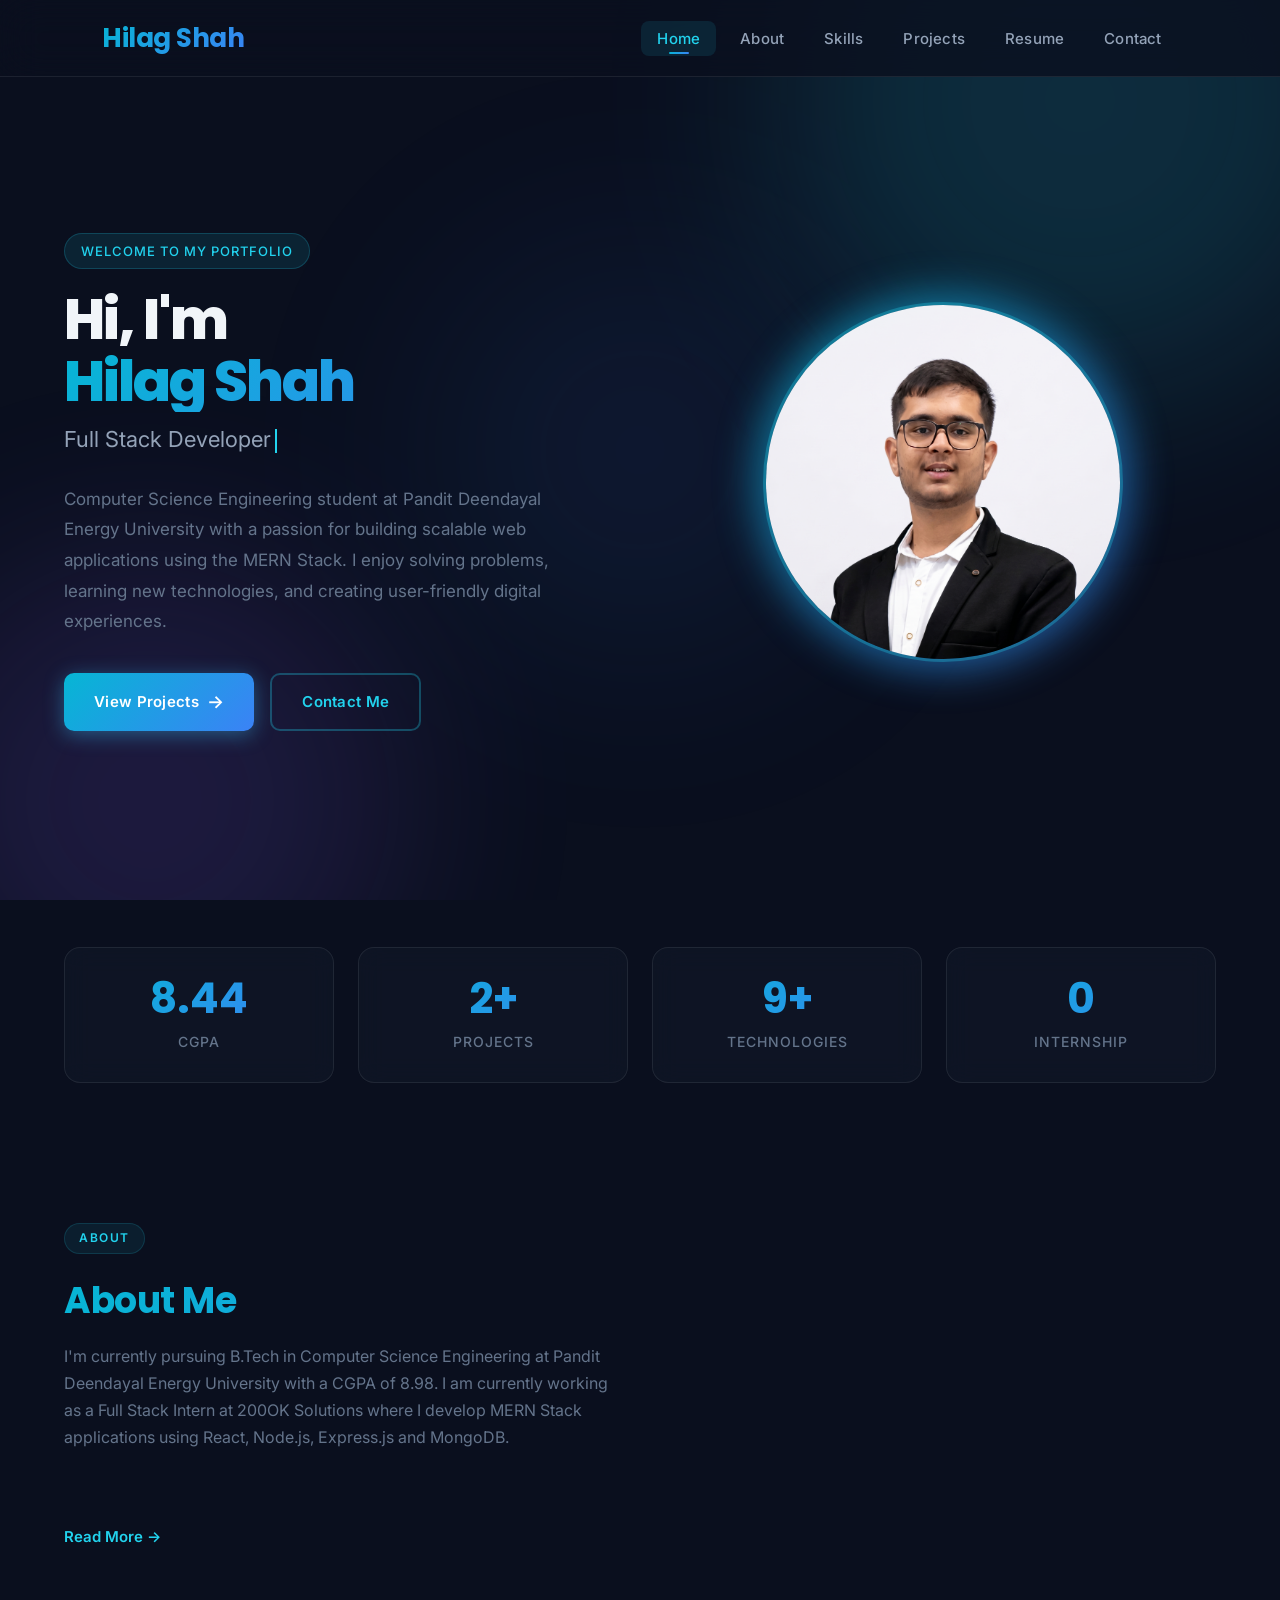
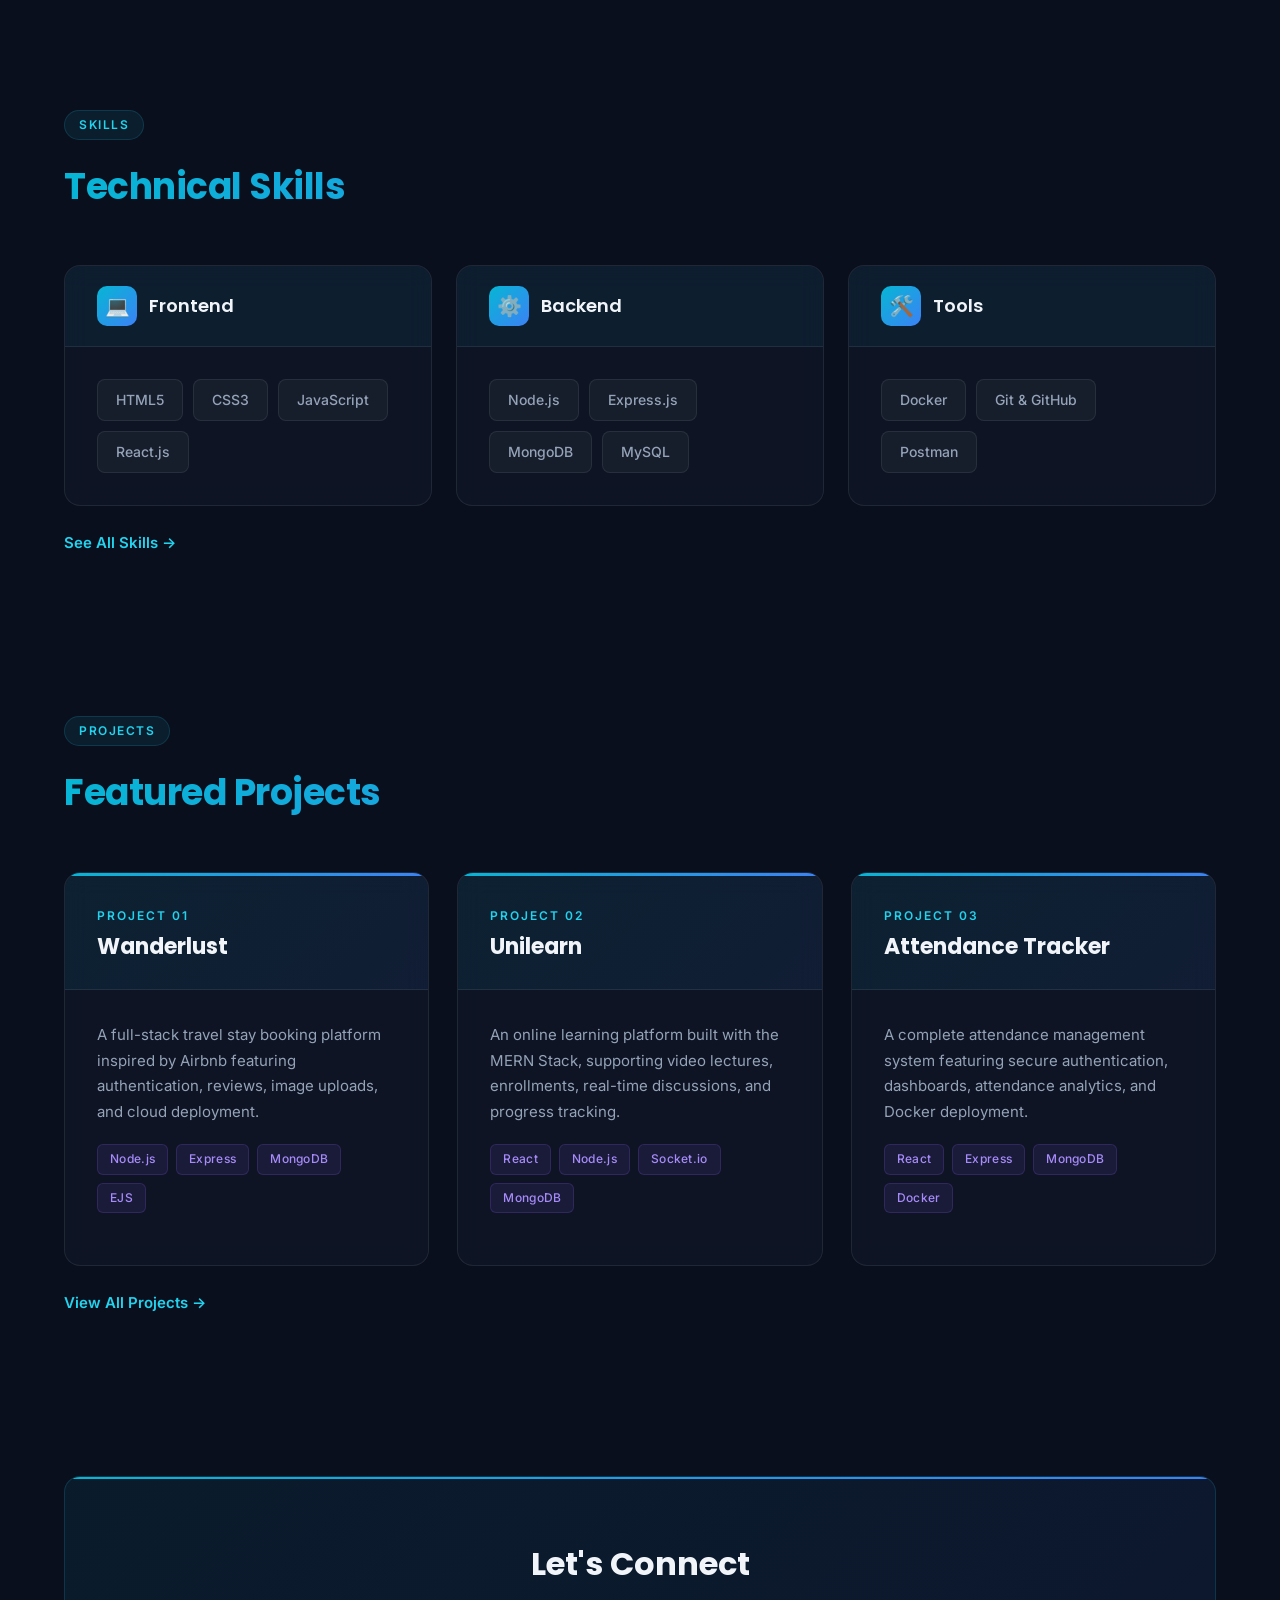
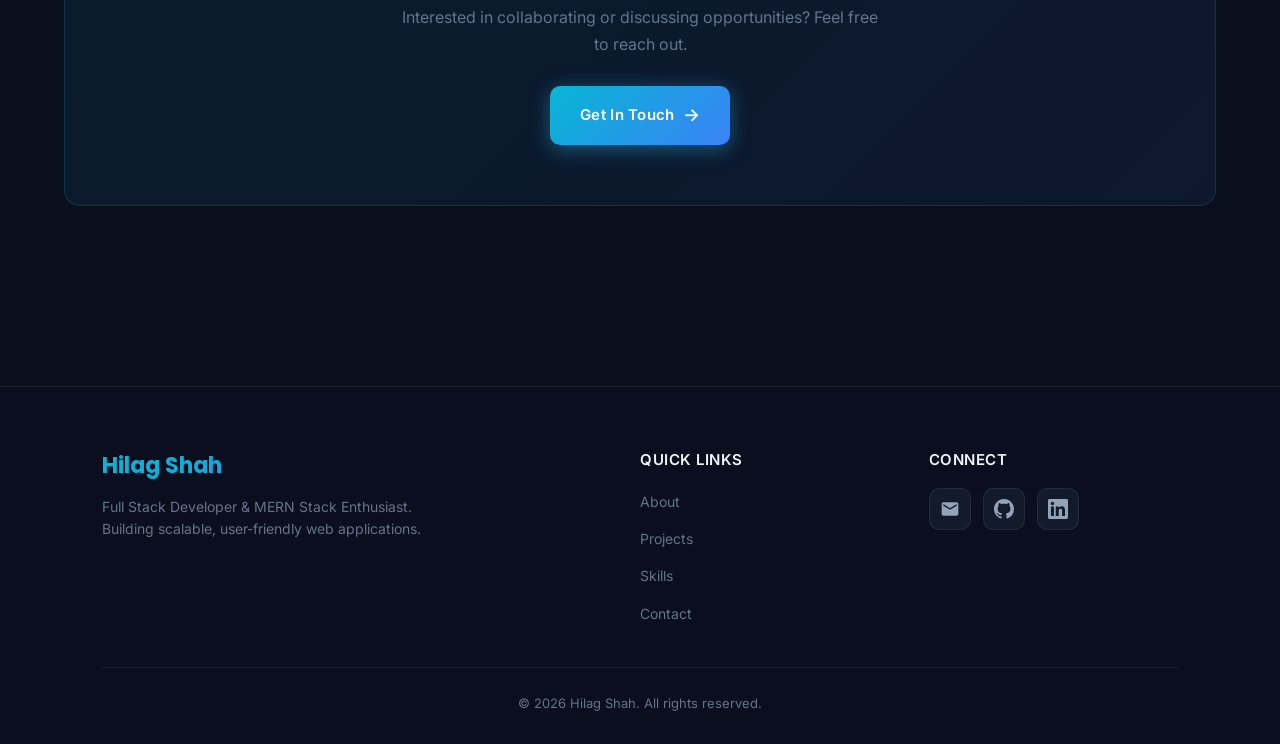
<file: index.html>
<!DOCTYPE html>
<html lang="en">
<head>
    <meta charset="UTF-8">
    <meta name="viewport" content="width=device-width, initial-scale=1.0">
    <meta name="description" content="Hilag Shah — Full Stack Developer & MERN Stack Enthusiast. Explore my portfolio of web applications, technical skills, and professional experience.">
    <title>Hilag Shah | Full Stack Developer Portfolio</title>
    <link rel="stylesheet" href="css/style.css">
</head>
<body>

    <!-- Ambient Background -->
    <div class="bg-orbs">
        <div class="bg-orb-extra"></div>
    </div>

    <!-- Header -->
    <header>
        <div class="logo">
            <h2>Hilag Shah</h2>
        </div>

        <div class="menu-toggle" id="mobile-menu">
            <span class="bar"></span>
            <span class="bar"></span>
            <span class="bar"></span>
        </div>

        <nav>
            <ul class="nav-list">
                <li><a href="index.html">Home</a></li>
                <li><a href="about.html">About</a></li>
                <li><a href="skills.html">Skills</a></li>
                <li><a href="projects.html">Projects</a></li>
                <li><a href="resume.html">Resume</a></li>
                <li><a href="contact.html">Contact</a></li>
            </ul>
        </nav>
    </header>

    <!-- Main -->
    <main>

        <!-- Hero Section -->
        <section class="hero">
            <div class="hero-content">
                <span class="hero-label">Welcome to my portfolio</span>
                <h1>Hi, I'm<br><span class="text-gradient">Hilag Shah</span></h1>
                <p class="hero-subtitle">
                    <span id="typing-text"></span><span class="typing-cursor"></span>
                </p>
                <p>
                    Computer Science Engineering student at Pandit Deendayal Energy University
                    with a passion for building scalable web applications using the MERN Stack.
                    I enjoy solving problems, learning new technologies,
                    and creating user-friendly digital experiences.
                </p>
                <div class="hero-buttons">
                    <a href="projects.html" class="btn btn-primary">View Projects <span class="btn-icon">→</span></a>
                    <a href="contact.html" class="btn btn-outline">Contact Me</a>
                </div>
            </div>

            <div class="hero-image">
                <div class="hero-image-wrapper">
                    <img src="images/hilag_shah_image.png" alt="Hilag Shah">
                </div>
            </div>
        </section>


        <!-- Stats Row -->
        <div class="stats-row reveal">
            <div class="stat-card glass-card">
                <div class="stat-number" data-count="8.98" data-suffix="">0</div>
                <div class="stat-label">CGPA</div>
            </div>
            <div class="stat-card glass-card">
                <div class="stat-number" data-count="3" data-suffix="+">0</div>
                <div class="stat-label">Projects</div>
            </div>
            <div class="stat-card glass-card">
                <div class="stat-number" data-count="10" data-suffix="+">0</div>
                <div class="stat-label">Technologies</div>
            </div>
            <div class="stat-card glass-card">
                <div class="stat-number" data-count="1" data-suffix="">0</div>
                <div class="stat-label">Internship</div>
            </div>
        </div>


        <!-- About Preview -->
        <div class="section reveal">
            <div class="section-header">
                <span class="section-label">About</span>
                <h2>About Me</h2>
                <p>
                    I'm currently pursuing B.Tech in Computer Science Engineering
                    at Pandit Deendayal Energy University with a CGPA of 8.98.
                    I am currently working as a Full Stack Intern at
                    200OK Solutions where I develop MERN Stack applications
                    using React, Node.js, Express.js and MongoDB.
                </p>
            </div>
            <a href="about.html" class="section-link">Read More →</a>
        </div>


        <!-- Skills Preview -->
        <div class="section reveal">
            <div class="section-header">
                <span class="section-label">Skills</span>
                <h2>Technical Skills</h2>
            </div>
            <div class="skills-grid">
                <div class="glass-card skill-category reveal reveal-delay-1">
                    <div class="skill-category-header">
                        <div class="skill-category-icon">💻</div>
                        <h3>Frontend</h3>
                    </div>
                    <ul class="skill-tags">
                        <li class="skill-tag">HTML5</li>
                        <li class="skill-tag">CSS3</li>
                        <li class="skill-tag">JavaScript</li>
                        <li class="skill-tag">React.js</li>
                    </ul>
                </div>
                <div class="glass-card skill-category reveal reveal-delay-2">
                    <div class="skill-category-header">
                        <div class="skill-category-icon">⚙️</div>
                        <h3>Backend</h3>
                    </div>
                    <ul class="skill-tags">
                        <li class="skill-tag">Node.js</li>
                        <li class="skill-tag">Express.js</li>
                        <li class="skill-tag">MongoDB</li>
                        <li class="skill-tag">MySQL</li>
                    </ul>
                </div>
                <div class="glass-card skill-category reveal reveal-delay-3">
                    <div class="skill-category-header">
                        <div class="skill-category-icon">🛠️</div>
                        <h3>Tools</h3>
                    </div>
                    <ul class="skill-tags">
                        <li class="skill-tag">Docker</li>
                        <li class="skill-tag">Git & GitHub</li>
                        <li class="skill-tag">Postman</li>
                    </ul>
                </div>
            </div>
            <a href="skills.html" class="section-link">See All Skills →</a>
        </div>


        <!-- Featured Projects -->
        <div class="section reveal">
            <div class="section-header">
                <span class="section-label">Projects</span>
                <h2>Featured Projects</h2>
            </div>
            <div class="projects-grid">

                <div class="glass-card project-card reveal reveal-delay-1">
                    <div class="project-card-header">
                        <span class="project-number">Project 01</span>
                        <h3>Wanderlust</h3>
                    </div>
                    <div class="project-card-body">
                        <p>
                            A full-stack travel stay booking platform inspired by Airbnb
                            featuring authentication, reviews, image uploads,
                            and cloud deployment.
                        </p>
                        <ul class="tech-stack">
                            <li class="tech-tag">Node.js</li>
                            <li class="tech-tag">Express</li>
                            <li class="tech-tag">MongoDB</li>
                            <li class="tech-tag">EJS</li>
                        </ul>
                    </div>
                </div>

                <div class="glass-card project-card reveal reveal-delay-2">
                    <div class="project-card-header">
                        <span class="project-number">Project 02</span>
                        <h3>Unilearn</h3>
                    </div>
                    <div class="project-card-body">
                        <p>
                            An online learning platform built with the MERN Stack,
                            supporting video lectures, enrollments,
                            real-time discussions, and progress tracking.
                        </p>
                        <ul class="tech-stack">
                            <li class="tech-tag">React</li>
                            <li class="tech-tag">Node.js</li>
                            <li class="tech-tag">Socket.io</li>
                            <li class="tech-tag">MongoDB</li>
                        </ul>
                    </div>
                </div>

                <div class="glass-card project-card reveal reveal-delay-3">
                    <div class="project-card-header">
                        <span class="project-number">Project 03</span>
                        <h3>Attendance Tracker</h3>
                    </div>
                    <div class="project-card-body">
                        <p>
                            A complete attendance management system featuring secure
                            authentication, dashboards, attendance analytics,
                            and Docker deployment.
                        </p>
                        <ul class="tech-stack">
                            <li class="tech-tag">React</li>
                            <li class="tech-tag">Express</li>
                            <li class="tech-tag">MongoDB</li>
                            <li class="tech-tag">Docker</li>
                        </ul>
                    </div>
                </div>

            </div>
            <a href="projects.html" class="section-link">View All Projects →</a>
        </div>


        <!-- Contact CTA Banner -->
        <div class="section reveal">
            <div class="cta-banner">
                <h2>Let's Connect</h2>
                <p>
                    Interested in collaborating or discussing opportunities?
                    Feel free to reach out.
                </p>
                <a href="contact.html" class="btn btn-primary">Get In Touch <span class="btn-icon">→</span></a>
            </div>
        </div>

    </main>


    <!-- Footer -->
    <footer class="site-footer">
        <div class="footer-content">
            <div class="footer-brand">
                <h3>Hilag Shah</h3>
                <p>Full Stack Developer & MERN Stack Enthusiast. Building scalable, user-friendly web applications.</p>
            </div>
            <div class="footer-links">
                <h4>Quick Links</h4>
                <ul>
                    <li><a href="about.html">About</a></li>
                    <li><a href="projects.html">Projects</a></li>
                    <li><a href="skills.html">Skills</a></li>
                    <li><a href="contact.html">Contact</a></li>
                </ul>
            </div>
            <div class="footer-social">
                <h4>Connect</h4>
                <div class="social-icons">
                    <a href="mailto:hilagshahop@gmail.com" class="social-icon" aria-label="Email">
                        <svg viewBox="0 0 24 24"><path d="M20 4H4c-1.1 0-2 .9-2 2v12c0 1.1.9 2 2 2h16c1.1 0 2-.9 2-2V6c0-1.1-.9-2-2-2zm0 4l-8 5-8-5V6l8 5 8-5v2z"/></svg>
                    </a>
                    <a href="https://github.com/hilagShah" target="_blank" class="social-icon" aria-label="GitHub">
                        <svg viewBox="0 0 24 24"><path d="M12 0C5.37 0 0 5.37 0 12c0 5.31 3.435 9.795 8.205 11.385.6.105.825-.255.825-.57 0-.285-.015-1.23-.015-2.235-3.015.555-3.795-.735-4.035-1.41-.135-.345-.72-1.41-1.23-1.695-.42-.225-1.02-.78-.015-.795.945-.015 1.62.87 1.845 1.23 1.08 1.815 2.805 1.305 3.495.99.105-.78.42-1.305.765-1.605-2.67-.3-5.46-1.335-5.46-5.925 0-1.305.465-2.385 1.23-3.225-.12-.3-.54-1.53.12-3.18 0 0 1.005-.315 3.3 1.23.96-.27 1.98-.405 3-.405s2.04.135 3 .405c2.295-1.56 3.3-1.23 3.3-1.23.66 1.65.24 2.88.12 3.18.765.84 1.23 1.905 1.23 3.225 0 4.605-2.805 5.625-5.475 5.925.435.375.81 1.095.81 2.22 0 1.605-.015 2.895-.015 3.3 0 .315.225.69.825.57A12.02 12.02 0 0024 12c0-6.63-5.37-12-12-12z"/></svg>
                    </a>
                    <a href="https://www.linkedin.com/in/hilag-shah-b54496313/" target="_blank" class="social-icon" aria-label="LinkedIn">
                        <svg viewBox="0 0 24 24"><path d="M20.447 20.452h-3.554v-5.569c0-1.328-.027-3.037-1.852-3.037-1.853 0-2.136 1.445-2.136 2.939v5.667H9.351V9h3.414v1.561h.046c.477-.9 1.637-1.85 3.37-1.85 3.601 0 4.267 2.37 4.267 5.455v6.286zM5.337 7.433a2.062 2.062 0 01-2.063-2.065 2.064 2.064 0 112.063 2.065zm1.782 13.019H3.555V9h3.564v11.452zM22.225 0H1.771C.792 0 0 .774 0 1.729v20.542C0 23.227.792 24 1.771 24h20.451C23.2 24 24 23.227 24 22.271V1.729C24 .774 23.2 0 22.222 0h.003z"/></svg>
                    </a>
                </div>
            </div>
        </div>
        <div class="footer-bottom">
            <p>© 2026 Hilag Shah. All rights reserved.</p>
        </div>
    </footer>

    <script src="js/script.js"></script>

</body>
</html>
</file>
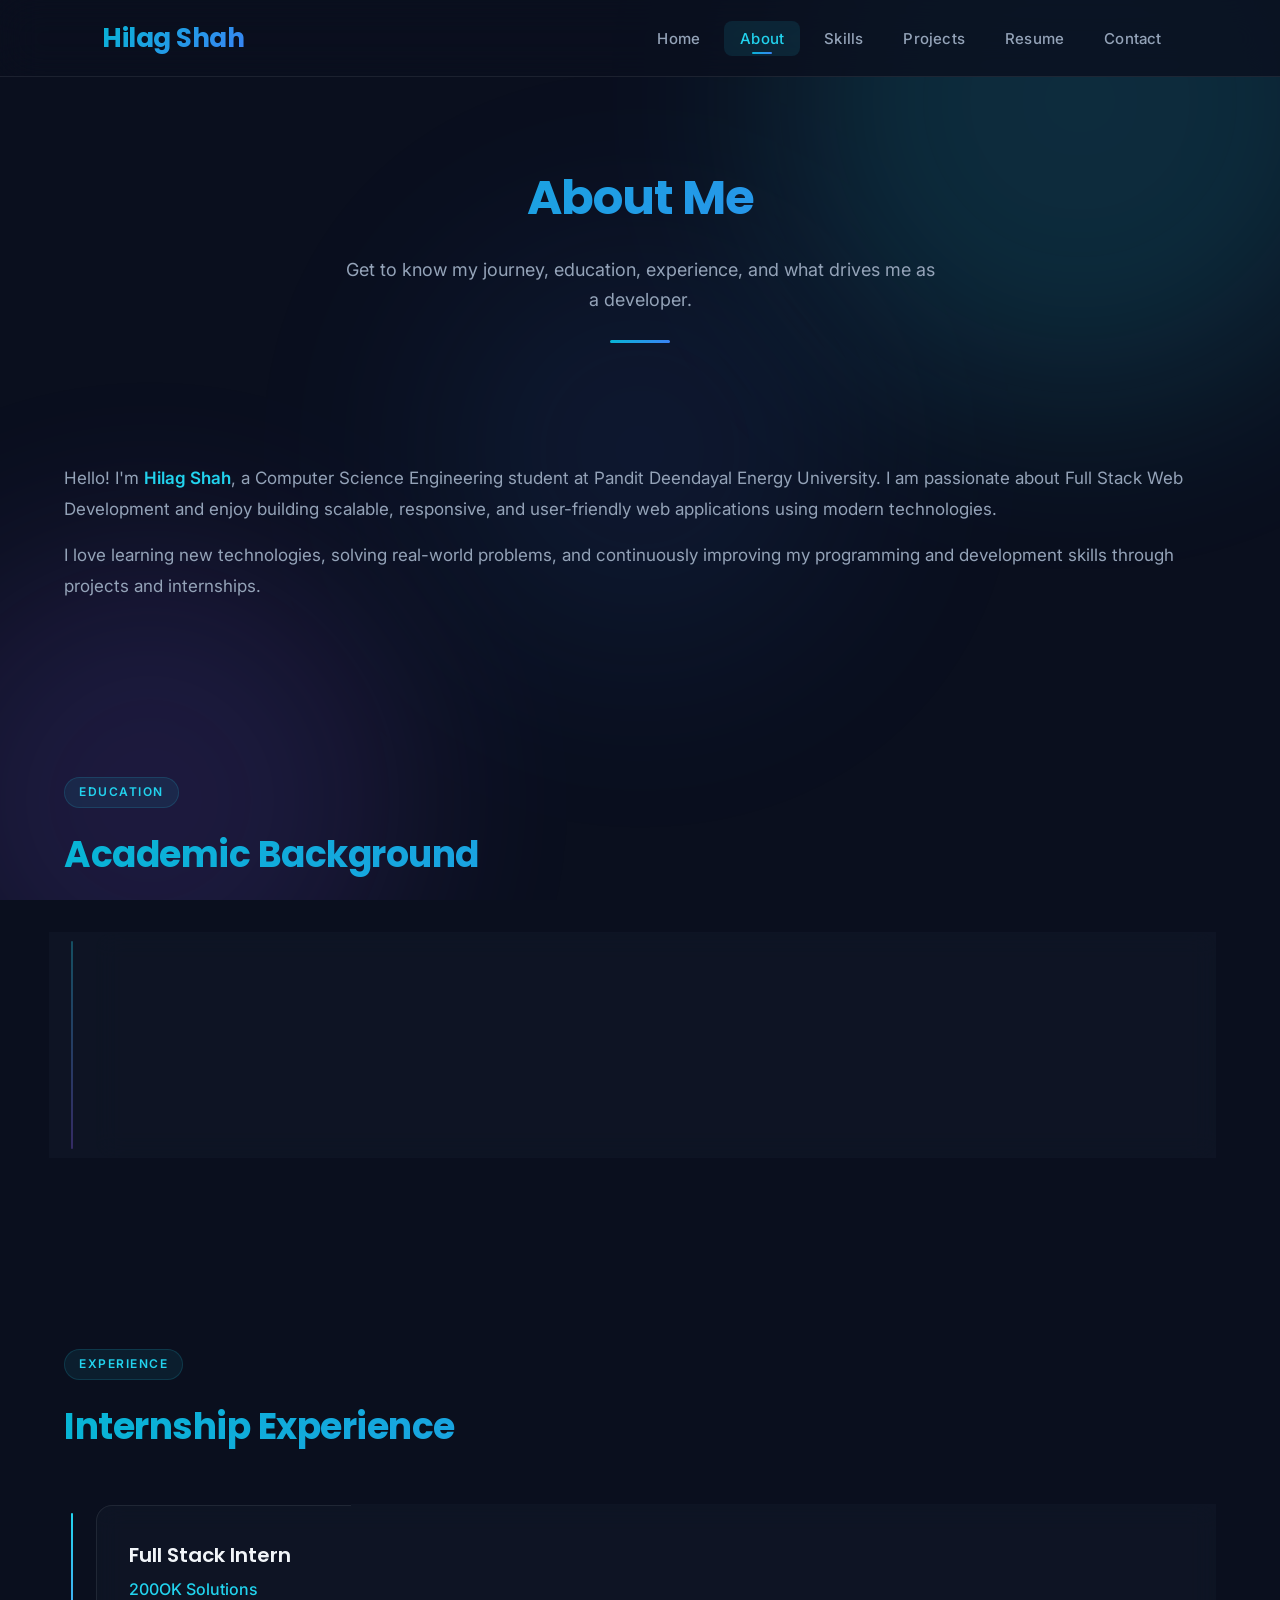
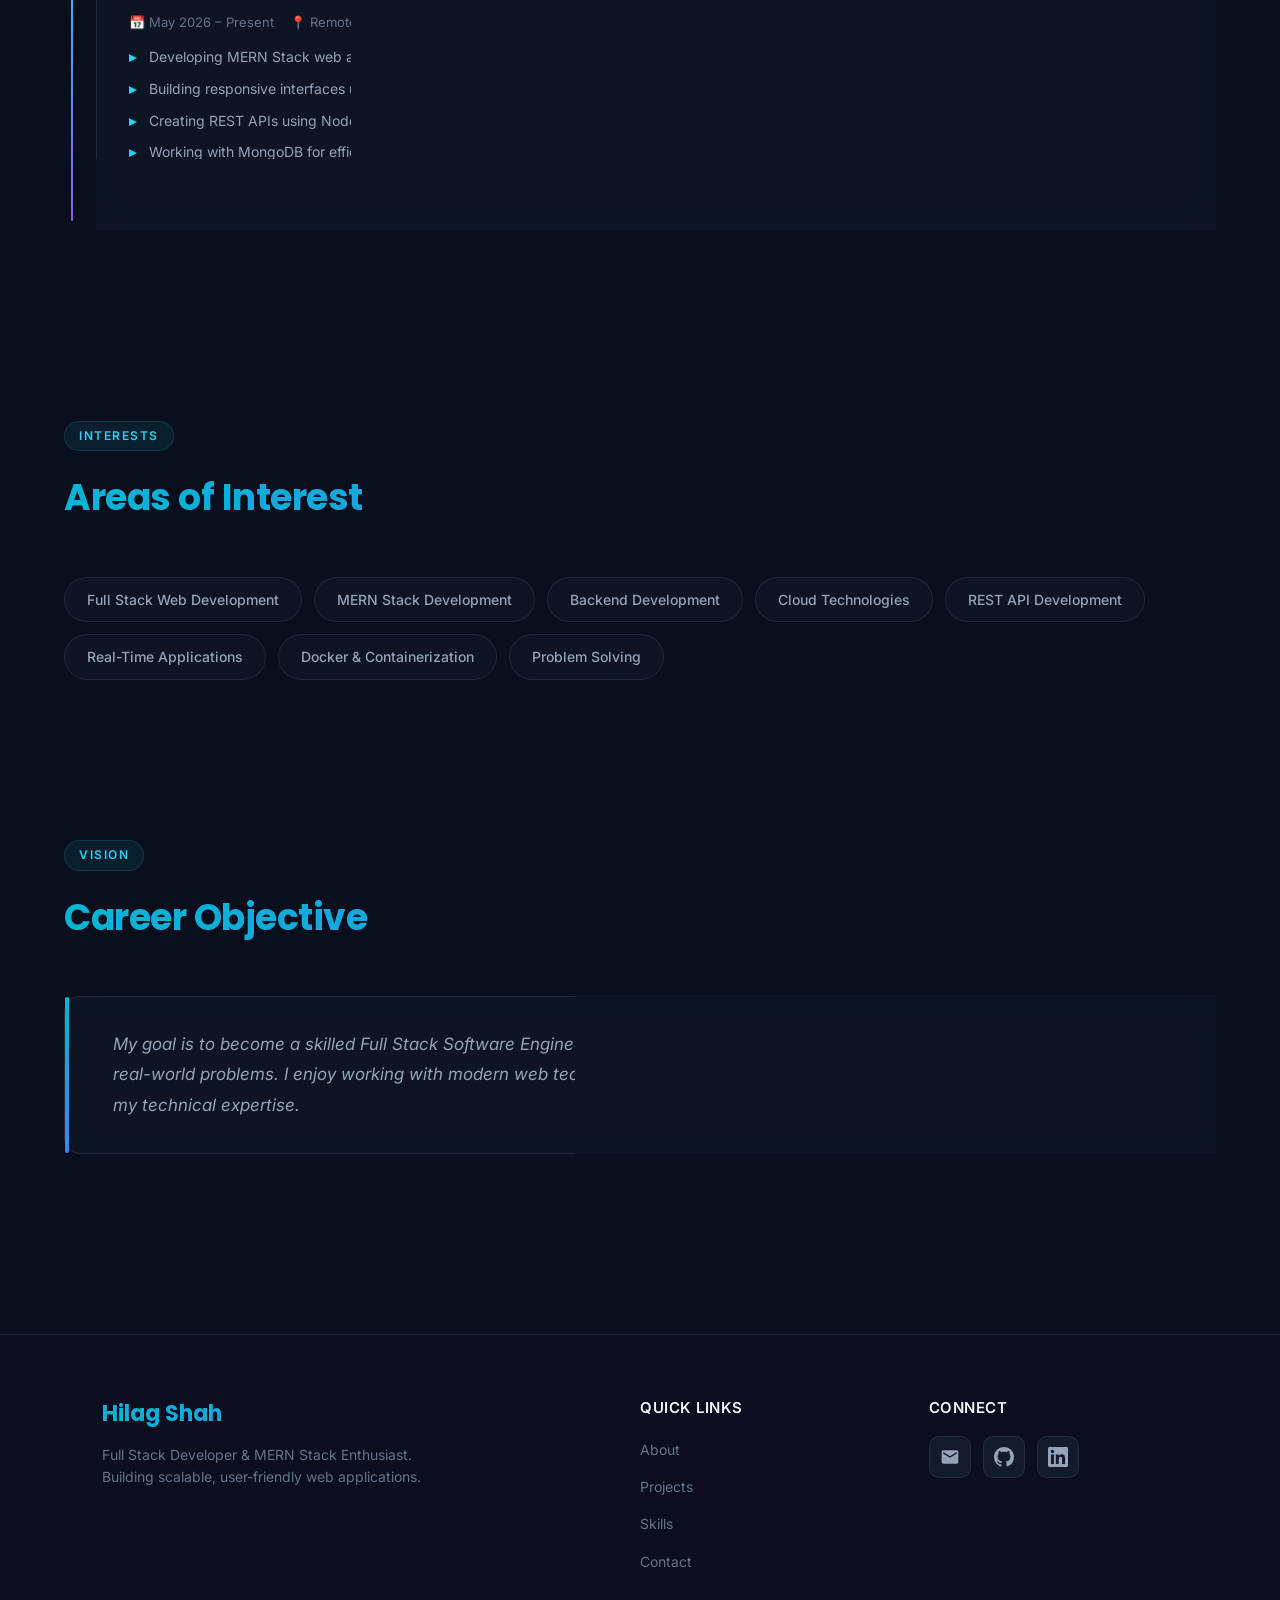
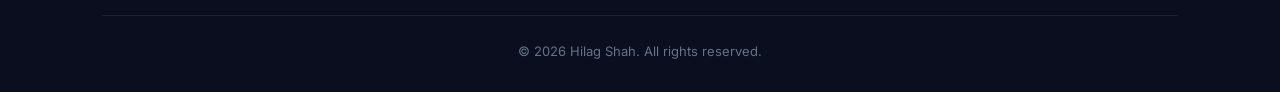
<file: about.html>
<!DOCTYPE html>
<html lang="en">
<head>
    <meta charset="UTF-8">
    <meta name="viewport" content="width=device-width, initial-scale=1.0">
    <meta name="description" content="Learn about Hilag Shah — CSE student at PDEU, Full Stack Intern at 200OK Solutions, with expertise in MERN Stack development.">
    <title>About | Hilag Shah</title>
    <link rel="stylesheet" href="css/style.css">
</head>
<body>

    <!-- Ambient Background -->
    <div class="bg-orbs">
        <div class="bg-orb-extra"></div>
    </div>

    <!-- Header -->
    <header>
        <div class="logo">
            <h2>Hilag Shah</h2>
        </div>

        <div class="menu-toggle" id="mobile-menu">
            <span class="bar"></span>
            <span class="bar"></span>
            <span class="bar"></span>
        </div>

        <nav>
            <ul class="nav-list">
                <li><a href="index.html">Home</a></li>
                <li><a href="about.html">About</a></li>
                <li><a href="skills.html">Skills</a></li>
                <li><a href="projects.html">Projects</a></li>
                <li><a href="resume.html">Resume</a></li>
                <li><a href="contact.html">Contact</a></li>
            </ul>
        </nav>
    </header>

    <!-- Main -->
    <main>

        <!-- Page Hero -->
        <div class="page-hero">
            <h1>About Me</h1>
            <p>Get to know my journey, education, experience, and what drives me as a developer.</p>
            <div class="hero-line"></div>
        </div>


        <!-- About Intro -->
        <div class="section reveal">
            <div class="about-intro">
                <div class="about-intro-text">
                    <p>
                        Hello! I'm <strong>Hilag Shah</strong>, a Computer Science
                        Engineering student at Pandit Deendayal Energy University.
                        I am passionate about Full Stack Web Development and enjoy
                        building scalable, responsive, and user-friendly web
                        applications using modern technologies.
                    </p>
                    <p>
                        I love learning new technologies, solving real-world problems,
                        and continuously improving my programming and development
                        skills through projects and internships.
                    </p>
                </div>
            </div>
        </div>


        <!-- Education -->
        <div class="section reveal">
            <div class="section-header">
                <span class="section-label">Education</span>
                <h2>Academic Background</h2>
            </div>
            <div class="timeline">
                <div class="glass-card timeline-item reveal">
                    <h3>B.Tech in Computer Science Engineering</h3>
                    <h4>Pandit Deendayal Energy University</h4>
                    <div class="timeline-meta">
                        <span>📅 July 2024 – Present</span>
                        <span>📊 CGPA: 8.98 / 10</span>
                    </div>
                    <p>
                        Throughout my academic journey, I have built a strong
                        foundation in programming, data structures, algorithms,
                        databases, operating systems, and web development.
                    </p>
                </div>
            </div>
        </div>


        <!-- Internship Experience -->
        <div class="section reveal">
            <div class="section-header">
                <span class="section-label">Experience</span>
                <h2>Internship Experience</h2>
            </div>
            <div class="timeline">
                <div class="glass-card timeline-item reveal">
                    <h3>Full Stack Intern</h3>
                    <h4>200OK Solutions</h4>
                    <div class="timeline-meta">
                        <span>📅 May 2026 – Present</span>
                        <span>📍 Remote</span>
                    </div>
                    <ul>
                        <li>Developing MERN Stack web applications.</li>
                        <li>Building responsive interfaces using React.js and Tailwind CSS.</li>
                        <li>Creating REST APIs using Node.js and Express.js.</li>
                        <li>Working with MongoDB for efficient database management.</li>
                        <li>Using Git and GitHub for version control and collaborative development.</li>
                    </ul>
                </div>
            </div>
        </div>


        <!-- Areas of Interest -->
        <div class="section reveal">
            <div class="section-header">
                <span class="section-label">Interests</span>
                <h2>Areas of Interest</h2>
            </div>
            <ul class="interest-tags">
                <li class="interest-tag reveal reveal-delay-1">Full Stack Web Development</li>
                <li class="interest-tag reveal reveal-delay-1">MERN Stack Development</li>
                <li class="interest-tag reveal reveal-delay-2">Backend Development</li>
                <li class="interest-tag reveal reveal-delay-2">Cloud Technologies</li>
                <li class="interest-tag reveal reveal-delay-3">REST API Development</li>
                <li class="interest-tag reveal reveal-delay-3">Real-Time Applications</li>
                <li class="interest-tag reveal reveal-delay-4">Docker & Containerization</li>
                <li class="interest-tag reveal reveal-delay-4">Problem Solving</li>
            </ul>
        </div>


        <!-- Career Objective -->
        <div class="section reveal">
            <div class="section-header">
                <span class="section-label">Vision</span>
                <h2>Career Objective</h2>
            </div>
            <div class="glass-card quote-card">
                <p>
                    My goal is to become a skilled Full Stack Software Engineer
                    capable of designing and developing scalable applications that
                    solve real-world problems. I enjoy working with modern web
                    technologies and continuously learning new tools and
                    frameworks to improve my technical expertise.
                </p>
            </div>
        </div>

    </main>


    <!-- Footer -->
    <footer class="site-footer">
        <div class="footer-content">
            <div class="footer-brand">
                <h3>Hilag Shah</h3>
                <p>Full Stack Developer & MERN Stack Enthusiast. Building scalable, user-friendly web applications.</p>
            </div>
            <div class="footer-links">
                <h4>Quick Links</h4>
                <ul>
                    <li><a href="about.html">About</a></li>
                    <li><a href="projects.html">Projects</a></li>
                    <li><a href="skills.html">Skills</a></li>
                    <li><a href="contact.html">Contact</a></li>
                </ul>
            </div>
            <div class="footer-social">
                <h4>Connect</h4>
                <div class="social-icons">
                    <a href="mailto:hilagshahop@gmail.com" class="social-icon" aria-label="Email">
                        <svg viewBox="0 0 24 24"><path d="M20 4H4c-1.1 0-2 .9-2 2v12c0 1.1.9 2 2 2h16c1.1 0 2-.9 2-2V6c0-1.1-.9-2-2-2zm0 4l-8 5-8-5V6l8 5 8-5v2z"/></svg>
                    </a>
                    <a href="https://github.com/hilagShah" target="_blank" class="social-icon" aria-label="GitHub">
                        <svg viewBox="0 0 24 24"><path d="M12 0C5.37 0 0 5.37 0 12c0 5.31 3.435 9.795 8.205 11.385.6.105.825-.255.825-.57 0-.285-.015-1.23-.015-2.235-3.015.555-3.795-.735-4.035-1.41-.135-.345-.72-1.41-1.23-1.695-.42-.225-1.02-.78-.015-.795.945-.015 1.62.87 1.845 1.23 1.08 1.815 2.805 1.305 3.495.99.105-.78.42-1.305.765-1.605-2.67-.3-5.46-1.335-5.46-5.925 0-1.305.465-2.385 1.23-3.225-.12-.3-.54-1.53.12-3.18 0 0 1.005-.315 3.3 1.23.96-.27 1.98-.405 3-.405s2.04.135 3 .405c2.295-1.56 3.3-1.23 3.3-1.23.66 1.65.24 2.88.12 3.18.765.84 1.23 1.905 1.23 3.225 0 4.605-2.805 5.625-5.475 5.925.435.375.81 1.095.81 2.22 0 1.605-.015 2.895-.015 3.3 0 .315.225.69.825.57A12.02 12.02 0 0024 12c0-6.63-5.37-12-12-12z"/></svg>
                    </a>
                    <a href="https://www.linkedin.com/in/hilag-shah-b54496313/" target="_blank" class="social-icon" aria-label="LinkedIn">
                        <svg viewBox="0 0 24 24"><path d="M20.447 20.452h-3.554v-5.569c0-1.328-.027-3.037-1.852-3.037-1.853 0-2.136 1.445-2.136 2.939v5.667H9.351V9h3.414v1.561h.046c.477-.9 1.637-1.85 3.37-1.85 3.601 0 4.267 2.37 4.267 5.455v6.286zM5.337 7.433a2.062 2.062 0 01-2.063-2.065 2.064 2.064 0 112.063 2.065zm1.782 13.019H3.555V9h3.564v11.452zM22.225 0H1.771C.792 0 0 .774 0 1.729v20.542C0 23.227.792 24 1.771 24h20.451C23.2 24 24 23.227 24 22.271V1.729C24 .774 23.2 0 22.222 0h.003z"/></svg>
                    </a>
                </div>
            </div>
        </div>
        <div class="footer-bottom">
            <p>© 2026 Hilag Shah. All rights reserved.</p>
        </div>
    </footer>

    <script src="js/script.js"></script>

</body>
</html>
</file>
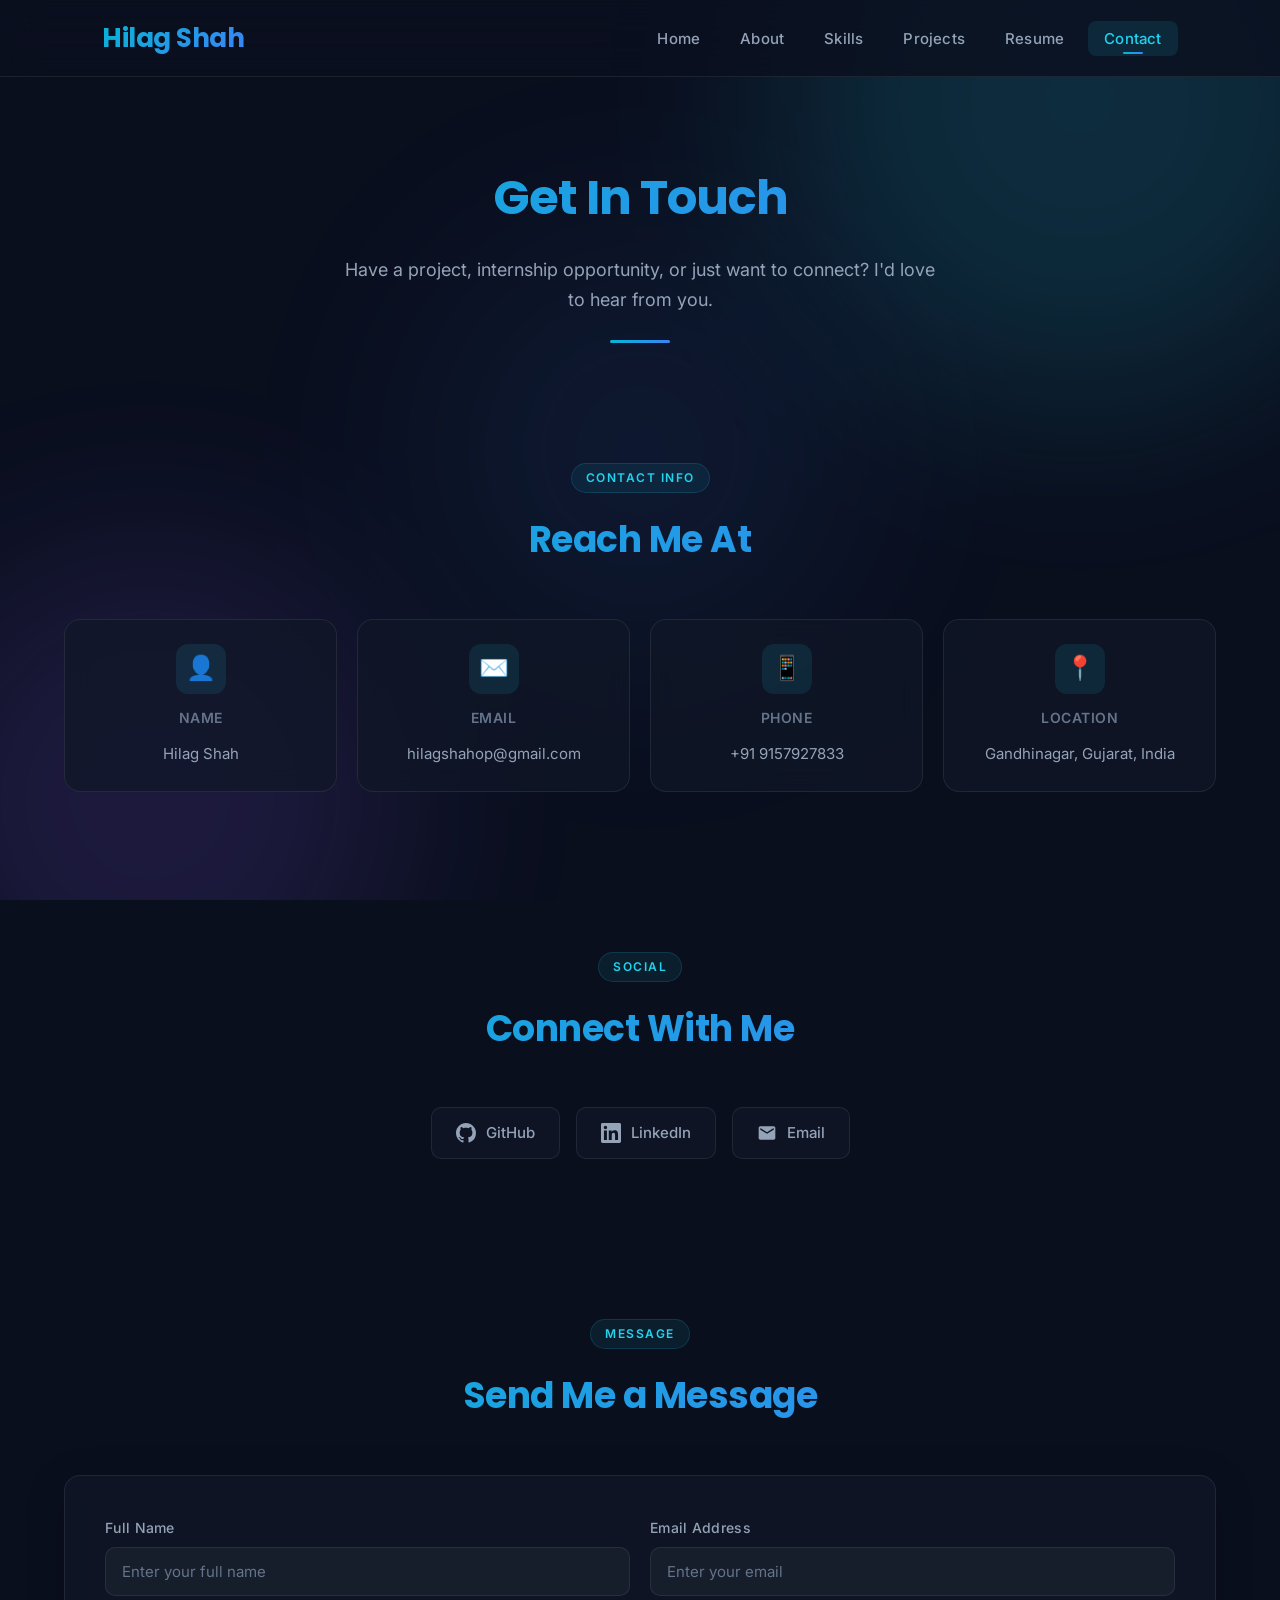
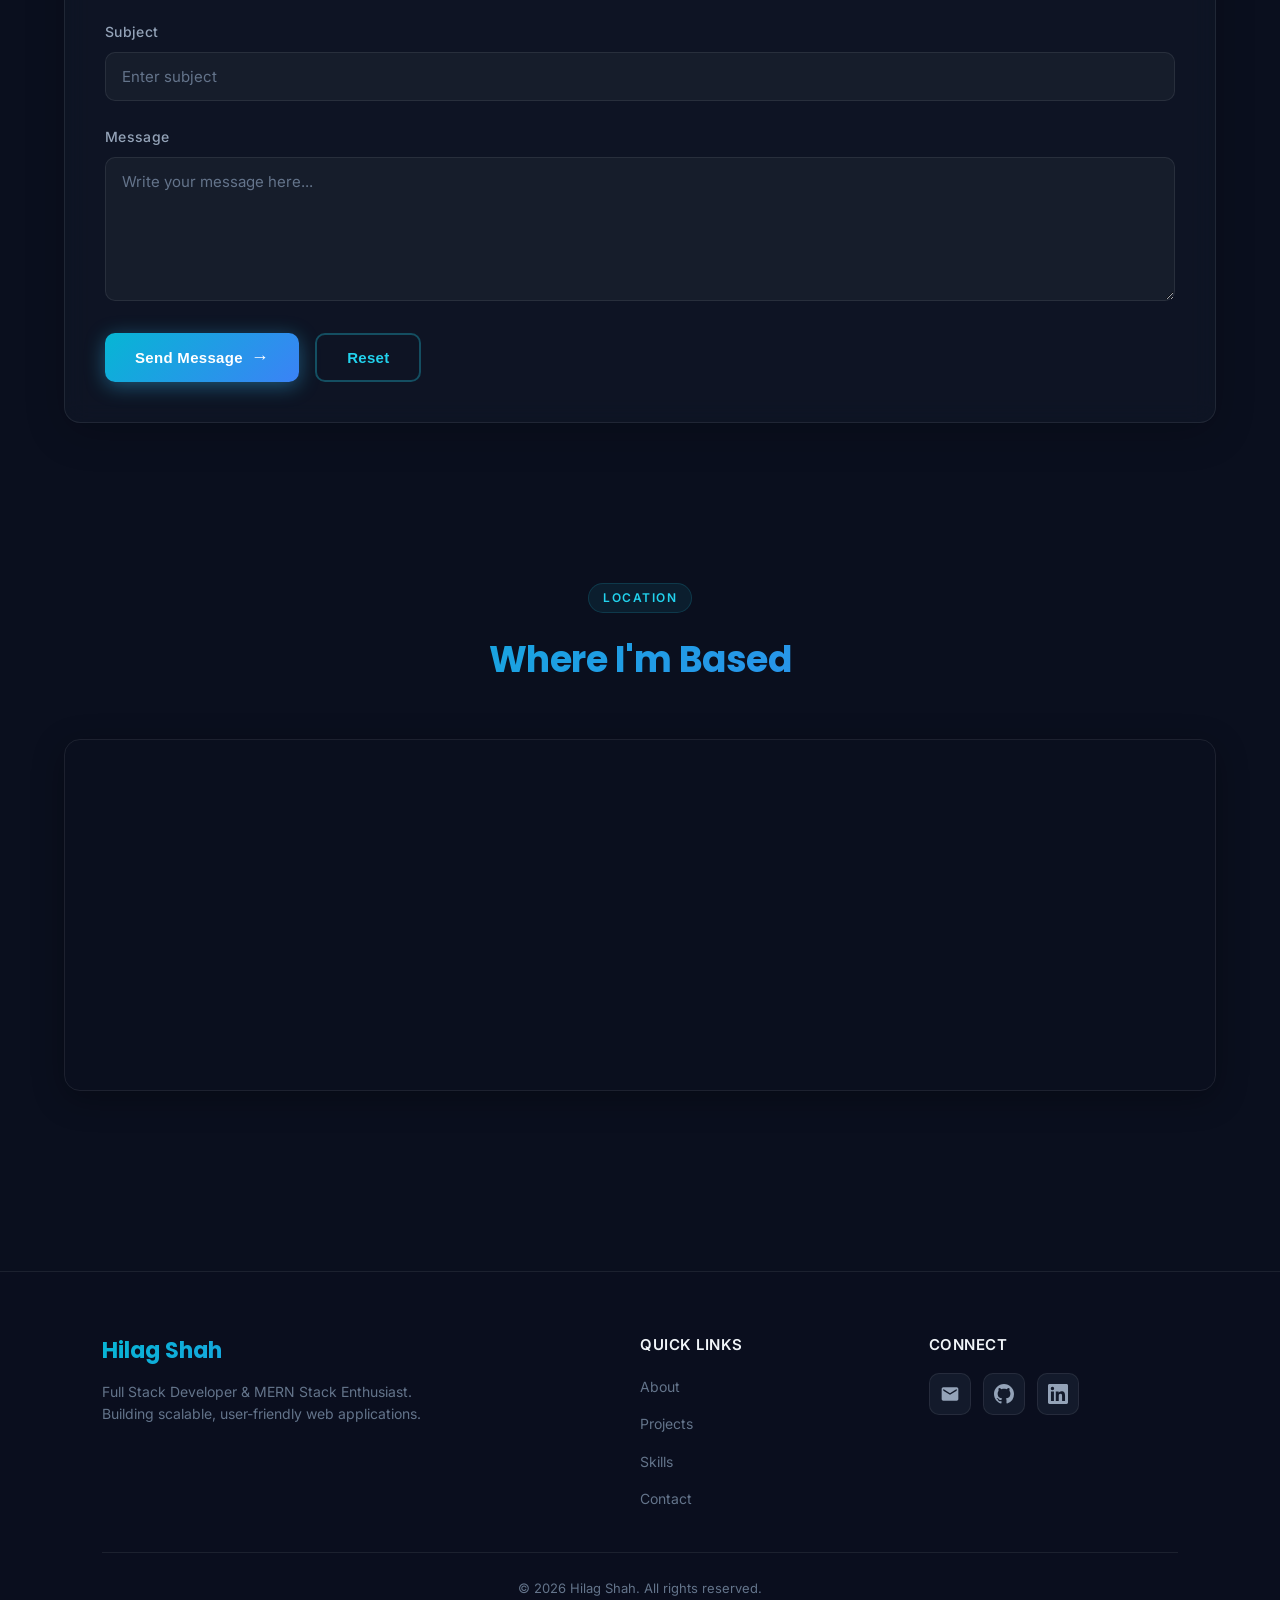
<file: contact.html>
<!DOCTYPE html>
<html lang="en">
<head>
    <meta charset="UTF-8">
    <meta name="viewport" content="width=device-width, initial-scale=1.0">
    <meta name="description" content="Contact Hilag Shah — Send a message, connect on GitHub & LinkedIn, or reach out via email and phone.">
    <title>Contact | Hilag Shah</title>
    <link rel="stylesheet" href="css/style.css">
</head>
<body>

    <!-- Ambient Background -->
    <div class="bg-orbs">
        <div class="bg-orb-extra"></div>
    </div>

    <!-- Header -->
    <header>
        <div class="logo">
            <h2>Hilag Shah</h2>
        </div>

        <div class="menu-toggle" id="mobile-menu">
            <span class="bar"></span>
            <span class="bar"></span>
            <span class="bar"></span>
        </div>

        <nav>
            <ul class="nav-list">
                <li><a href="index.html">Home</a></li>
                <li><a href="about.html">About</a></li>
                <li><a href="skills.html">Skills</a></li>
                <li><a href="projects.html">Projects</a></li>
                <li><a href="resume.html">Resume</a></li>
                <li><a href="contact.html">Contact</a></li>
            </ul>
        </nav>
    </header>

    <!-- Main -->
    <main>

        <!-- Page Hero -->
        <div class="page-hero">
            <h1>Get In Touch</h1>
            <p>Have a project, internship opportunity, or just want to connect? I'd love to hear from you.</p>
            <div class="hero-line"></div>
        </div>


        <!-- Contact Information Cards -->
        <div class="section reveal">
            <div class="section-header centered">
                <span class="section-label">Contact Info</span>
                <h2>Reach Me At</h2>
            </div>
            <div class="contact-grid">
                <div class="glass-card contact-card reveal reveal-delay-1">
                    <div class="contact-card-icon">👤</div>
                    <h4>Name</h4>
                    <p>Hilag Shah</p>
                </div>
                <div class="glass-card contact-card reveal reveal-delay-2">
                    <div class="contact-card-icon">✉️</div>
                    <h4>Email</h4>
                    <a href="mailto:hilagshahop@gmail.com">hilagshahop@gmail.com</a>
                </div>
                <div class="glass-card contact-card reveal reveal-delay-3">
                    <div class="contact-card-icon">📱</div>
                    <h4>Phone</h4>
                    <a href="tel:+919157927833">+91 9157927833</a>
                </div>
                <div class="glass-card contact-card reveal reveal-delay-4">
                    <div class="contact-card-icon">📍</div>
                    <h4>Location</h4>
                    <p>Gandhinagar, Gujarat, India</p>
                </div>
            </div>
        </div>


        <!-- Social Links -->
        <div class="section reveal">
            <div class="section-header centered">
                <span class="section-label">Social</span>
                <h2>Connect With Me</h2>
            </div>
            <div class="social-links-row">
                <a href="https://github.com/hilagShah" target="_blank" class="social-link-btn">
                    <svg viewBox="0 0 24 24"><path d="M12 0C5.37 0 0 5.37 0 12c0 5.31 3.435 9.795 8.205 11.385.6.105.825-.255.825-.57 0-.285-.015-1.23-.015-2.235-3.015.555-3.795-.735-4.035-1.41-.135-.345-.72-1.41-1.23-1.695-.42-.225-1.02-.78-.015-.795.945-.015 1.62.87 1.845 1.23 1.08 1.815 2.805 1.305 3.495.99.105-.78.42-1.305.765-1.605-2.67-.3-5.46-1.335-5.46-5.925 0-1.305.465-2.385 1.23-3.225-.12-.3-.54-1.53.12-3.18 0 0 1.005-.315 3.3 1.23.96-.27 1.98-.405 3-.405s2.04.135 3 .405c2.295-1.56 3.3-1.23 3.3-1.23.66 1.65.24 2.88.12 3.18.765.84 1.23 1.905 1.23 3.225 0 4.605-2.805 5.625-5.475 5.925.435.375.81 1.095.81 2.22 0 1.605-.015 2.895-.015 3.3 0 .315.225.69.825.57A12.02 12.02 0 0024 12c0-6.63-5.37-12-12-12z"/></svg>
                    GitHub
                </a>
                <a href="https://www.linkedin.com/in/hilag-shah-b54496313/" target="_blank" class="social-link-btn">
                    <svg viewBox="0 0 24 24"><path d="M20.447 20.452h-3.554v-5.569c0-1.328-.027-3.037-1.852-3.037-1.853 0-2.136 1.445-2.136 2.939v5.667H9.351V9h3.414v1.561h.046c.477-.9 1.637-1.85 3.37-1.85 3.601 0 4.267 2.37 4.267 5.455v6.286zM5.337 7.433a2.062 2.062 0 01-2.063-2.065 2.064 2.064 0 112.063 2.065zm1.782 13.019H3.555V9h3.564v11.452zM22.225 0H1.771C.792 0 0 .774 0 1.729v20.542C0 23.227.792 24 1.771 24h20.451C23.2 24 24 23.227 24 22.271V1.729C24 .774 23.2 0 22.222 0h.003z"/></svg>
                    LinkedIn
                </a>
                <a href="mailto:hilagshahop@gmail.com" class="social-link-btn">
                    <svg viewBox="0 0 24 24"><path d="M20 4H4c-1.1 0-2 .9-2 2v12c0 1.1.9 2 2 2h16c1.1 0 2-.9 2-2V6c0-1.1-.9-2-2-2zm0 4l-8 5-8-5V6l8 5 8-5v2z"/></svg>
                    Email
                </a>
            </div>
        </div>


        <!-- Contact Form -->
        <div class="section reveal">
            <div class="section-header centered">
                <span class="section-label">Message</span>
                <h2>Send Me a Message</h2>
            </div>
            <form class="contact-form">

                <div class="form-row">
                    <div class="form-group">
                        <label for="name">Full Name</label>
                        <input type="text" id="name" name="name" placeholder="Enter your full name" required>
                    </div>

                    <div class="form-group">
                        <label for="email">Email Address</label>
                        <input type="email" id="email" name="email" placeholder="Enter your email" required>
                    </div>
                </div>

                <div class="form-group">
                    <label for="subject">Subject</label>
                    <input type="text" id="subject" name="subject" placeholder="Enter subject" required>
                </div>

                <div class="form-group">
                    <label for="message">Message</label>
                    <textarea id="message" name="message" rows="6" placeholder="Write your message here..." required></textarea>
                </div>

                <div class="form-actions">
                    <button type="submit" class="btn btn-primary">Send Message <span class="btn-icon">→</span></button>
                    <button type="reset" class="btn btn-outline">Reset</button>
                </div>

            </form>
        </div>


        <!-- Location Map -->
        <div class="section reveal">
            <div class="section-header centered">
                <span class="section-label">Location</span>
                <h2>Where I'm Based</h2>
            </div>
            <div class="map-frame">
                <iframe
                    src="https://maps.google.com/maps?q=Gandhinagar,%20Gujarat&t=&z=13&ie=UTF8&iwloc=&output=embed"
                    loading="lazy"
                    title="Gandhinagar, Gujarat Location">
                </iframe>
            </div>
        </div>

    </main>


    <!-- Footer -->
    <footer class="site-footer">
        <div class="footer-content">
            <div class="footer-brand">
                <h3>Hilag Shah</h3>
                <p>Full Stack Developer & MERN Stack Enthusiast. Building scalable, user-friendly web applications.</p>
            </div>
            <div class="footer-links">
                <h4>Quick Links</h4>
                <ul>
                    <li><a href="about.html">About</a></li>
                    <li><a href="projects.html">Projects</a></li>
                    <li><a href="skills.html">Skills</a></li>
                    <li><a href="contact.html">Contact</a></li>
                </ul>
            </div>
            <div class="footer-social">
                <h4>Connect</h4>
                <div class="social-icons">
                    <a href="mailto:hilagshahop@gmail.com" class="social-icon" aria-label="Email">
                        <svg viewBox="0 0 24 24"><path d="M20 4H4c-1.1 0-2 .9-2 2v12c0 1.1.9 2 2 2h16c1.1 0 2-.9 2-2V6c0-1.1-.9-2-2-2zm0 4l-8 5-8-5V6l8 5 8-5v2z"/></svg>
                    </a>
                    <a href="https://github.com/hilagShah" target="_blank" class="social-icon" aria-label="GitHub">
                        <svg viewBox="0 0 24 24"><path d="M12 0C5.37 0 0 5.37 0 12c0 5.31 3.435 9.795 8.205 11.385.6.105.825-.255.825-.57 0-.285-.015-1.23-.015-2.235-3.015.555-3.795-.735-4.035-1.41-.135-.345-.72-1.41-1.23-1.695-.42-.225-1.02-.78-.015-.795.945-.015 1.62.87 1.845 1.23 1.08 1.815 2.805 1.305 3.495.99.105-.78.42-1.305.765-1.605-2.67-.3-5.46-1.335-5.46-5.925 0-1.305.465-2.385 1.23-3.225-.12-.3-.54-1.53.12-3.18 0 0 1.005-.315 3.3 1.23.96-.27 1.98-.405 3-.405s2.04.135 3 .405c2.295-1.56 3.3-1.23 3.3-1.23.66 1.65.24 2.88.12 3.18.765.84 1.23 1.905 1.23 3.225 0 4.605-2.805 5.625-5.475 5.925.435.375.81 1.095.81 2.22 0 1.605-.015 2.895-.015 3.3 0 .315.225.69.825.57A12.02 12.02 0 0024 12c0-6.63-5.37-12-12-12z"/></svg>
                    </a>
                    <a href="https://www.linkedin.com/in/hilag-shah-b54496313/" target="_blank" class="social-icon" aria-label="LinkedIn">
                        <svg viewBox="0 0 24 24"><path d="M20.447 20.452h-3.554v-5.569c0-1.328-.027-3.037-1.852-3.037-1.853 0-2.136 1.445-2.136 2.939v5.667H9.351V9h3.414v1.561h.046c.477-.9 1.637-1.85 3.37-1.85 3.601 0 4.267 2.37 4.267 5.455v6.286zM5.337 7.433a2.062 2.062 0 01-2.063-2.065 2.064 2.064 0 112.063 2.065zm1.782 13.019H3.555V9h3.564v11.452zM22.225 0H1.771C.792 0 0 .774 0 1.729v20.542C0 23.227.792 24 1.771 24h20.451C23.2 24 24 23.227 24 22.271V1.729C24 .774 23.2 0 22.222 0h.003z"/></svg>
                    </a>
                </div>
            </div>
        </div>
        <div class="footer-bottom">
            <p>© 2026 Hilag Shah. All rights reserved.</p>
        </div>
    </footer>

    <script src="js/script.js"></script>

</body>
</html>
</file>
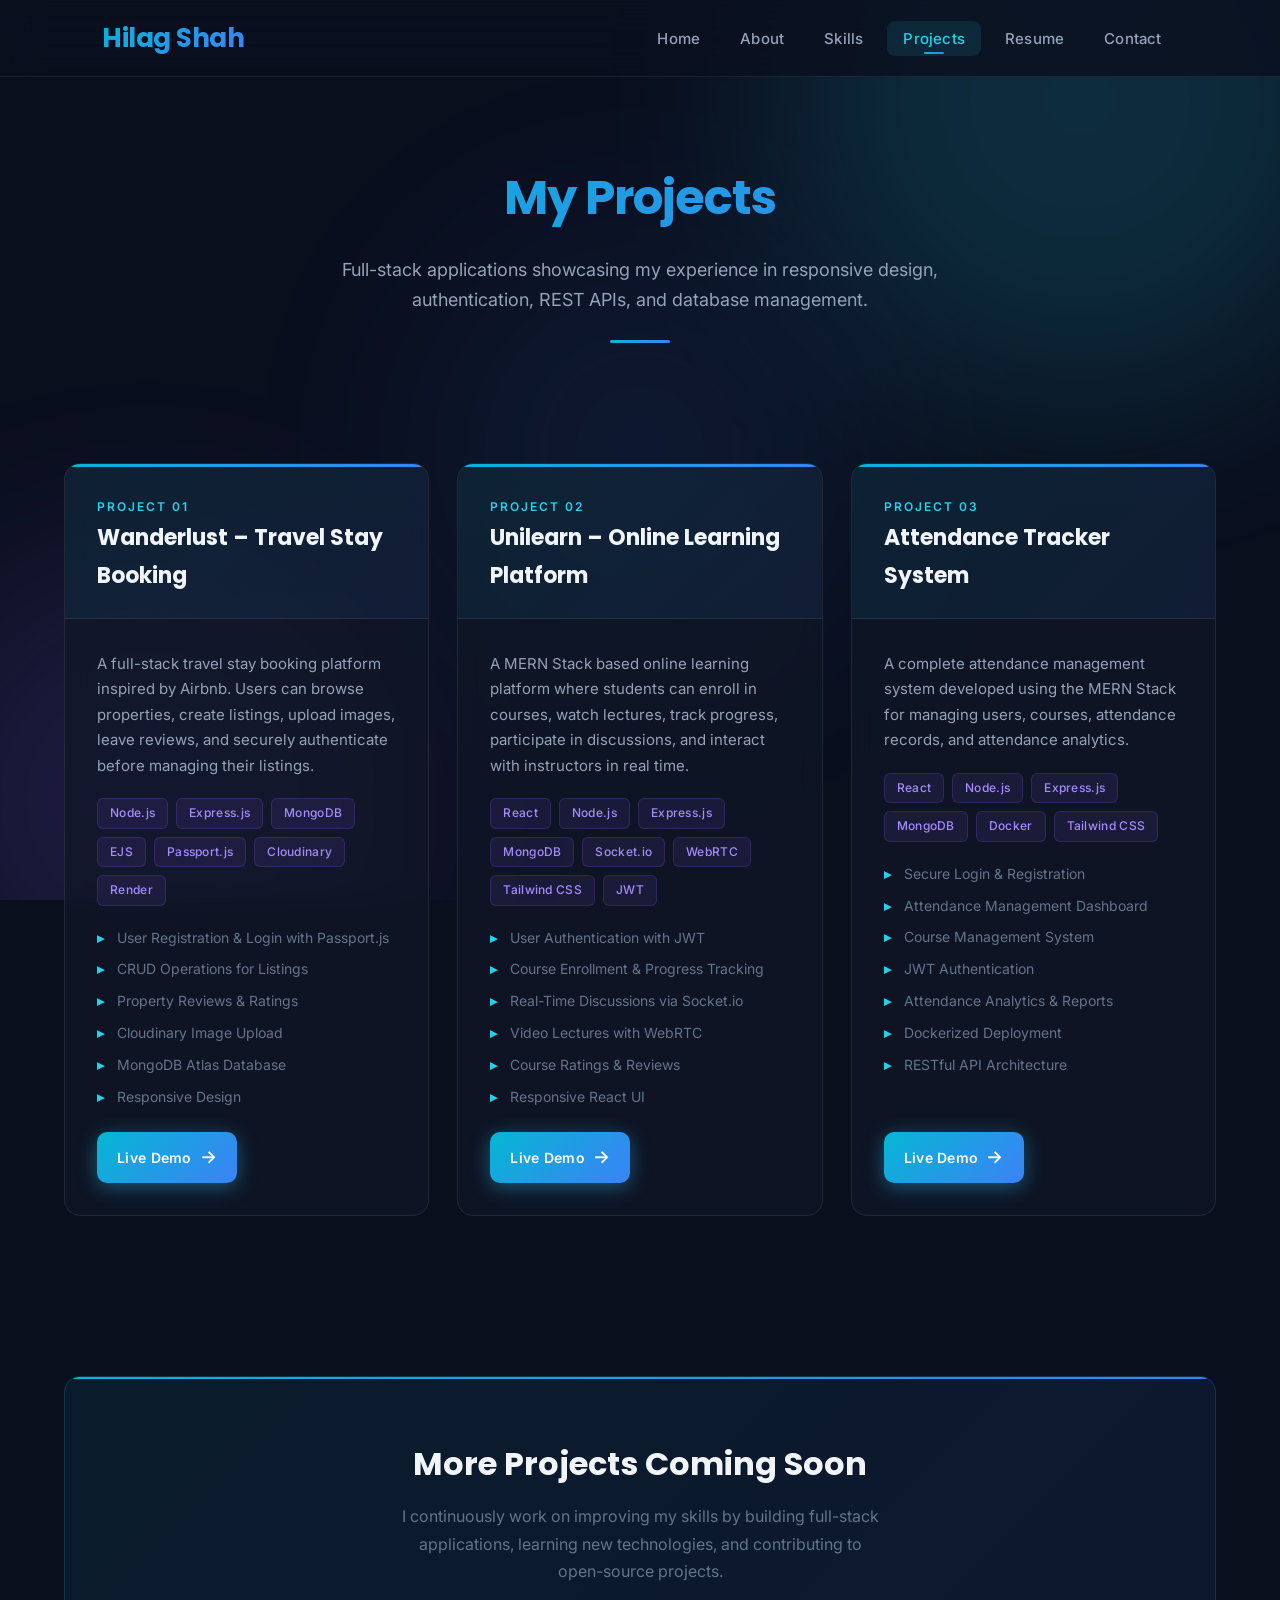
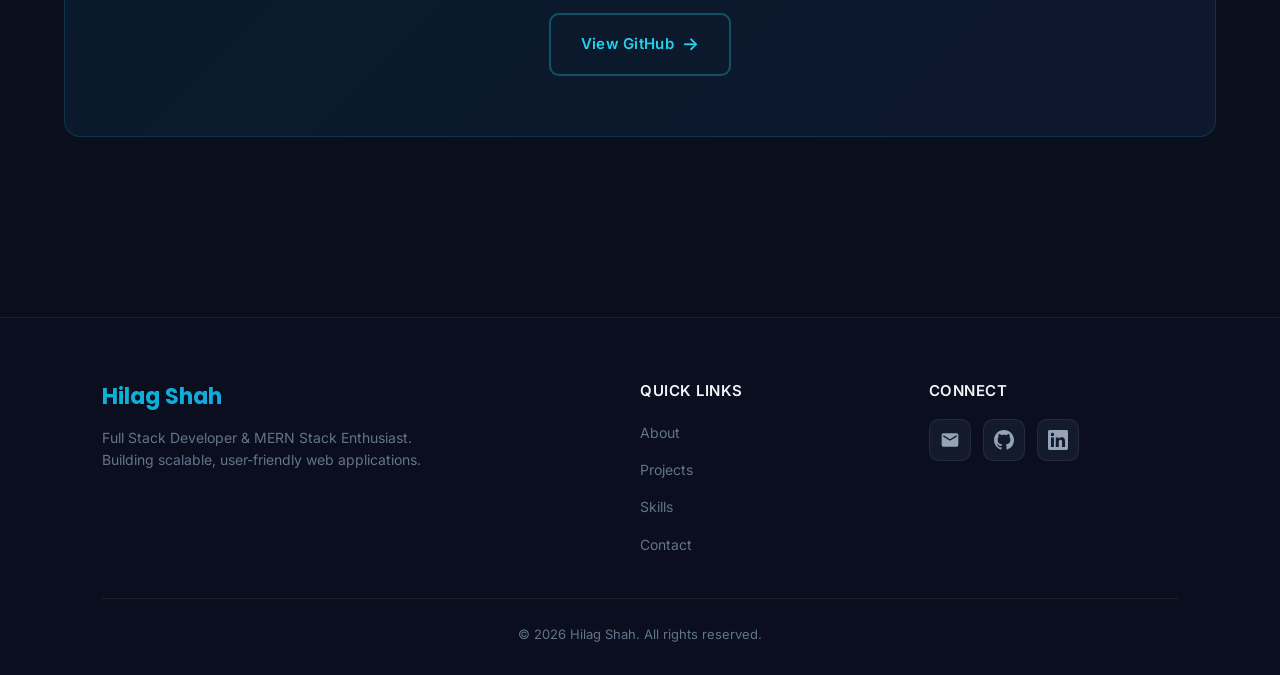
<file: projects.html>
<!DOCTYPE html>
<html lang="en">
<head>
    <meta charset="UTF-8">
    <meta name="viewport" content="width=device-width, initial-scale=1.0">
    <meta name="description" content="Projects by Hilag Shah — Wanderlust (Airbnb clone), Unilearn (online learning platform), Attendance Tracker, and more MERN Stack applications.">
    <title>Projects | Hilag Shah</title>
    <link rel="stylesheet" href="css/style.css">
</head>
<body>

    <!-- Ambient Background -->
    <div class="bg-orbs">
        <div class="bg-orb-extra"></div>
    </div>

    <!-- Header -->
    <header>
        <div class="logo">
            <h2>Hilag Shah</h2>
        </div>

        <div class="menu-toggle" id="mobile-menu">
            <span class="bar"></span>
            <span class="bar"></span>
            <span class="bar"></span>
        </div>

        <nav>
            <ul class="nav-list">
                <li><a href="index.html">Home</a></li>
                <li><a href="about.html">About</a></li>
                <li><a href="skills.html">Skills</a></li>
                <li><a href="projects.html">Projects</a></li>
                <li><a href="resume.html">Resume</a></li>
                <li><a href="contact.html">Contact</a></li>
            </ul>
        </nav>
    </header>

    <!-- Main -->
    <main>

        <!-- Page Hero -->
        <div class="page-hero">
            <h1>My Projects</h1>
            <p>Full-stack applications showcasing my experience in responsive design, authentication, REST APIs, and database management.</p>
            <div class="hero-line"></div>
        </div>


        <!-- Projects Grid -->
        <div class="section">
            <div class="projects-grid">

                <!-- Wanderlust -->
                <div class="glass-card project-card reveal">
                    <div class="project-card-header">
                        <span class="project-number">Project 01</span>
                        <h3>Wanderlust – Travel Stay Booking</h3>
                    </div>
                    <div class="project-card-body">
                        <p>
                            A full-stack travel stay booking platform inspired by Airbnb.
                            Users can browse properties, create listings, upload images,
                            leave reviews, and securely authenticate before managing their listings.
                        </p>
                        <ul class="tech-stack">
                            <li class="tech-tag">Node.js</li>
                            <li class="tech-tag">Express.js</li>
                            <li class="tech-tag">MongoDB</li>
                            <li class="tech-tag">EJS</li>
                            <li class="tech-tag">Passport.js</li>
                            <li class="tech-tag">Cloudinary</li>
                            <li class="tech-tag">Render</li>
                        </ul>
                        <ul class="project-features">
                            <li>User Registration & Login with Passport.js</li>
                            <li>CRUD Operations for Listings</li>
                            <li>Property Reviews & Ratings</li>
                            <li>Cloudinary Image Upload</li>
                            <li>MongoDB Atlas Database</li>
                            <li>Responsive Design</li>
                        </ul>
                        <div class="project-card-footer">
                            <a href="https://wanderlust-0mb1.onrender.com/" target="_blank" class="btn btn-primary btn-sm">Live Demo <span class="btn-icon">→</span></a>
                        </div>
                    </div>
                </div>

                <!-- Unilearn -->
                <div class="glass-card project-card reveal">
                    <div class="project-card-header">
                        <span class="project-number">Project 02</span>
                        <h3>Unilearn – Online Learning Platform</h3>
                    </div>
                    <div class="project-card-body">
                        <p>
                            A MERN Stack based online learning platform where students
                            can enroll in courses, watch lectures, track progress,
                            participate in discussions, and interact with instructors
                            in real time.
                        </p>
                        <ul class="tech-stack">
                            <li class="tech-tag">React</li>
                            <li class="tech-tag">Node.js</li>
                            <li class="tech-tag">Express.js</li>
                            <li class="tech-tag">MongoDB</li>
                            <li class="tech-tag">Socket.io</li>
                            <li class="tech-tag">WebRTC</li>
                            <li class="tech-tag">Tailwind CSS</li>
                            <li class="tech-tag">JWT</li>
                        </ul>
                        <ul class="project-features">
                            <li>User Authentication with JWT</li>
                            <li>Course Enrollment & Progress Tracking</li>
                            <li>Real-Time Discussions via Socket.io</li>
                            <li>Video Lectures with WebRTC</li>
                            <li>Course Ratings & Reviews</li>
                            <li>Responsive React UI</li>
                        </ul>
                        <div class="project-card-footer">
                            <a href="https://online.pdpu.ac.in/" target="_blank" class="btn btn-primary btn-sm">Live Demo <span class="btn-icon">→</span></a>
                        </div>
                    </div>
                </div>

                <!-- Attendance Tracker -->
                <div class="glass-card project-card reveal">
                    <div class="project-card-header">
                        <span class="project-number">Project 03</span>
                        <h3>Attendance Tracker System</h3>
                    </div>
                    <div class="project-card-body">
                        <p>
                            A complete attendance management system developed using
                            the MERN Stack for managing users, courses, attendance
                            records, and attendance analytics.
                        </p>
                        <ul class="tech-stack">
                            <li class="tech-tag">React</li>
                            <li class="tech-tag">Node.js</li>
                            <li class="tech-tag">Express.js</li>
                            <li class="tech-tag">MongoDB</li>
                            <li class="tech-tag">Docker</li>
                            <li class="tech-tag">Tailwind CSS</li>
                        </ul>
                        <ul class="project-features">
                            <li>Secure Login & Registration</li>
                            <li>Attendance Management Dashboard</li>
                            <li>Course Management System</li>
                            <li>JWT Authentication</li>
                            <li>Attendance Analytics & Reports</li>
                            <li>Dockerized Deployment</li>
                            <li>RESTful API Architecture</li>
                        </ul>
                        <div class="project-card-footer">
                            <a href="https://attendence-tracker-d-xq76.vercel.app/" target="_blank" class="btn btn-primary btn-sm">Live Demo <span class="btn-icon">→</span></a>
                        </div>
                    </div>
                </div>

            </div>
        </div>


        <!-- More Projects CTA -->
        <div class="section reveal">
            <div class="cta-banner">
                <h2>More Projects Coming Soon</h2>
                <p>
                    I continuously work on improving my skills by building
                    full-stack applications, learning new technologies,
                    and contributing to open-source projects.
                </p>
                <a href="https://github.com/hilagShah" target="_blank" class="btn btn-outline">View GitHub <span class="btn-icon">→</span></a>
            </div>
        </div>

    </main>


    <!-- Footer -->
    <footer class="site-footer">
        <div class="footer-content">
            <div class="footer-brand">
                <h3>Hilag Shah</h3>
                <p>Full Stack Developer & MERN Stack Enthusiast. Building scalable, user-friendly web applications.</p>
            </div>
            <div class="footer-links">
                <h4>Quick Links</h4>
                <ul>
                    <li><a href="about.html">About</a></li>
                    <li><a href="projects.html">Projects</a></li>
                    <li><a href="skills.html">Skills</a></li>
                    <li><a href="contact.html">Contact</a></li>
                </ul>
            </div>
            <div class="footer-social">
                <h4>Connect</h4>
                <div class="social-icons">
                    <a href="mailto:hilagshahop@gmail.com" class="social-icon" aria-label="Email">
                        <svg viewBox="0 0 24 24"><path d="M20 4H4c-1.1 0-2 .9-2 2v12c0 1.1.9 2 2 2h16c1.1 0 2-.9 2-2V6c0-1.1-.9-2-2-2zm0 4l-8 5-8-5V6l8 5 8-5v2z"/></svg>
                    </a>
                    <a href="https://github.com/hilagShah" target="_blank" class="social-icon" aria-label="GitHub">
                        <svg viewBox="0 0 24 24"><path d="M12 0C5.37 0 0 5.37 0 12c0 5.31 3.435 9.795 8.205 11.385.6.105.825-.255.825-.57 0-.285-.015-1.23-.015-2.235-3.015.555-3.795-.735-4.035-1.41-.135-.345-.72-1.41-1.23-1.695-.42-.225-1.02-.78-.015-.795.945-.015 1.62.87 1.845 1.23 1.08 1.815 2.805 1.305 3.495.99.105-.78.42-1.305.765-1.605-2.67-.3-5.46-1.335-5.46-5.925 0-1.305.465-2.385 1.23-3.225-.12-.3-.54-1.53.12-3.18 0 0 1.005-.315 3.3 1.23.96-.27 1.98-.405 3-.405s2.04.135 3 .405c2.295-1.56 3.3-1.23 3.3-1.23.66 1.65.24 2.88.12 3.18.765.84 1.23 1.905 1.23 3.225 0 4.605-2.805 5.625-5.475 5.925.435.375.81 1.095.81 2.22 0 1.605-.015 2.895-.015 3.3 0 .315.225.69.825.57A12.02 12.02 0 0024 12c0-6.63-5.37-12-12-12z"/></svg>
                    </a>
                    <a href="https://www.linkedin.com/in/hilag-shah-b54496313/" target="_blank" class="social-icon" aria-label="LinkedIn">
                        <svg viewBox="0 0 24 24"><path d="M20.447 20.452h-3.554v-5.569c0-1.328-.027-3.037-1.852-3.037-1.853 0-2.136 1.445-2.136 2.939v5.667H9.351V9h3.414v1.561h.046c.477-.9 1.637-1.85 3.37-1.85 3.601 0 4.267 2.37 4.267 5.455v6.286zM5.337 7.433a2.062 2.062 0 01-2.063-2.065 2.064 2.064 0 112.063 2.065zm1.782 13.019H3.555V9h3.564v11.452zM22.225 0H1.771C.792 0 0 .774 0 1.729v20.542C0 23.227.792 24 1.771 24h20.451C23.2 24 24 23.227 24 22.271V1.729C24 .774 23.2 0 22.222 0h.003z"/></svg>
                    </a>
                </div>
            </div>
        </div>
        <div class="footer-bottom">
            <p>© 2026 Hilag Shah. All rights reserved.</p>
        </div>
    </footer>

    <script src="js/script.js"></script>

</body>
</html>
</file>
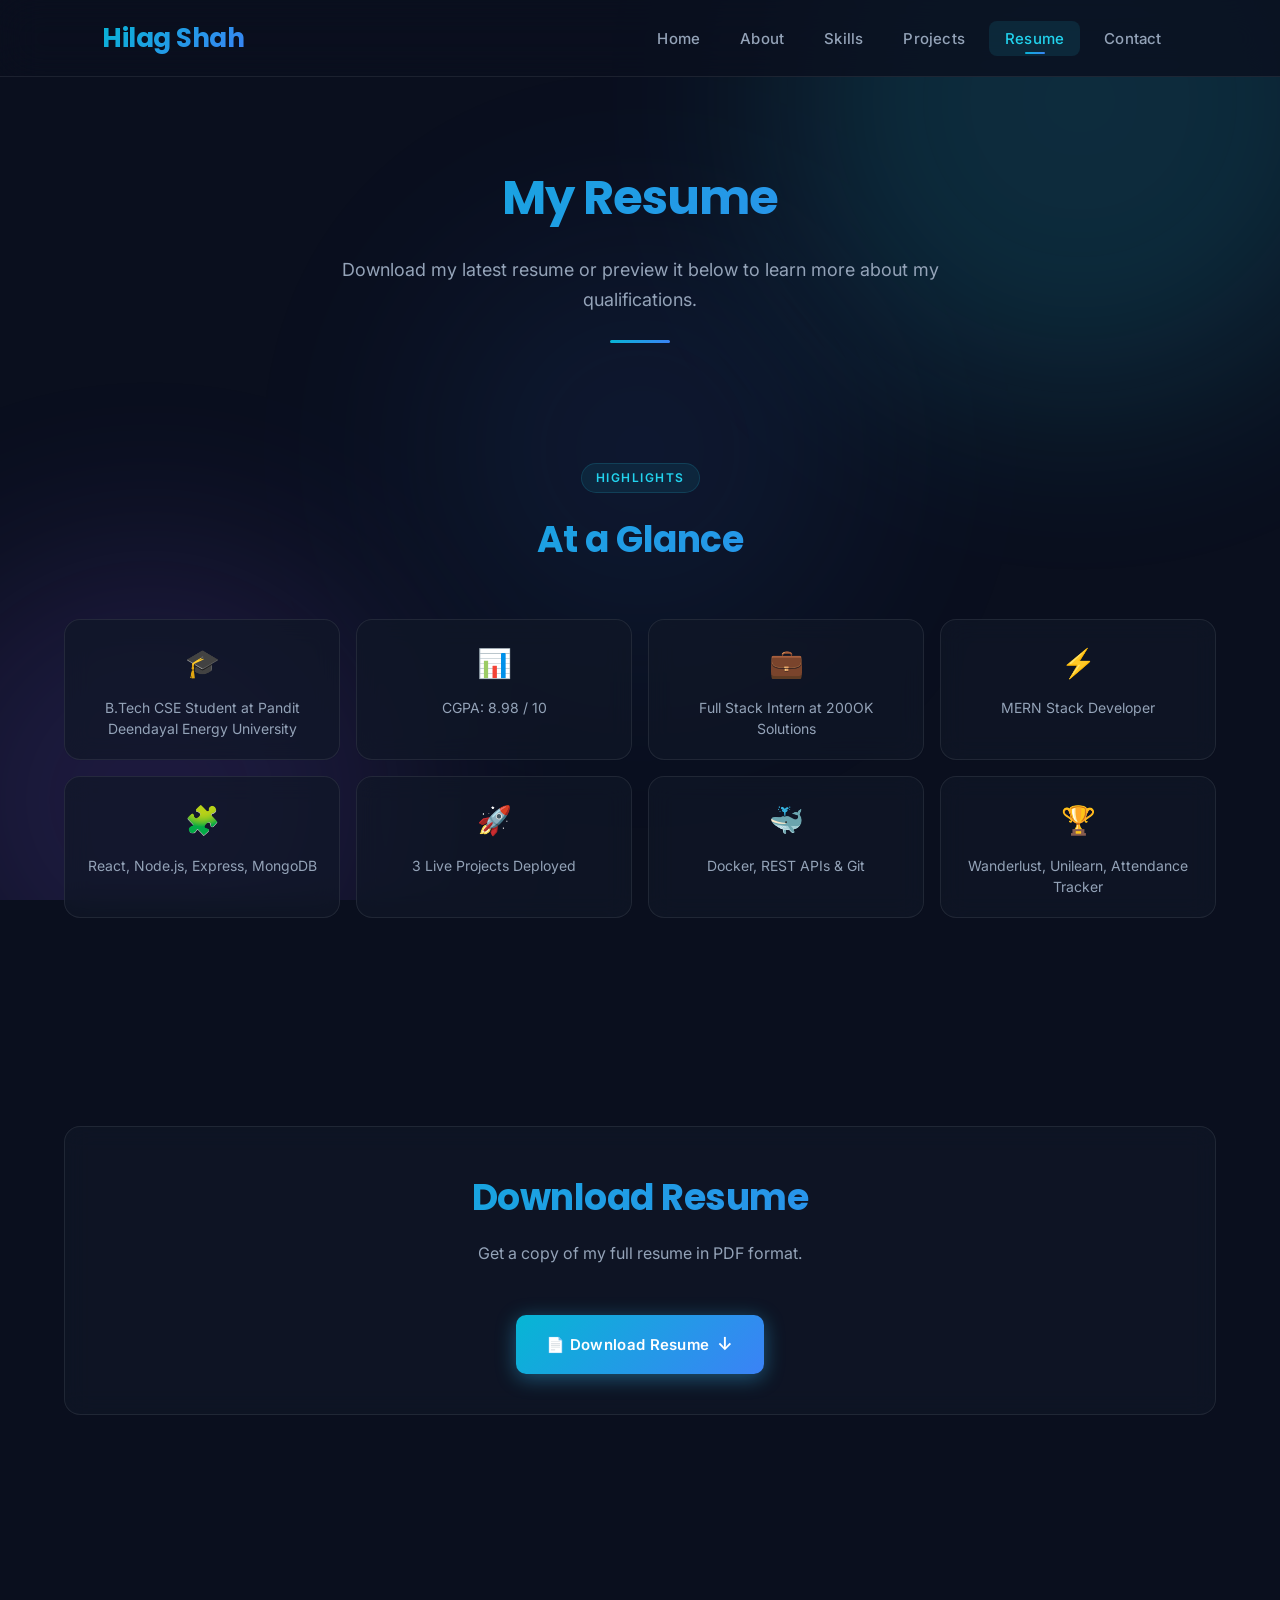
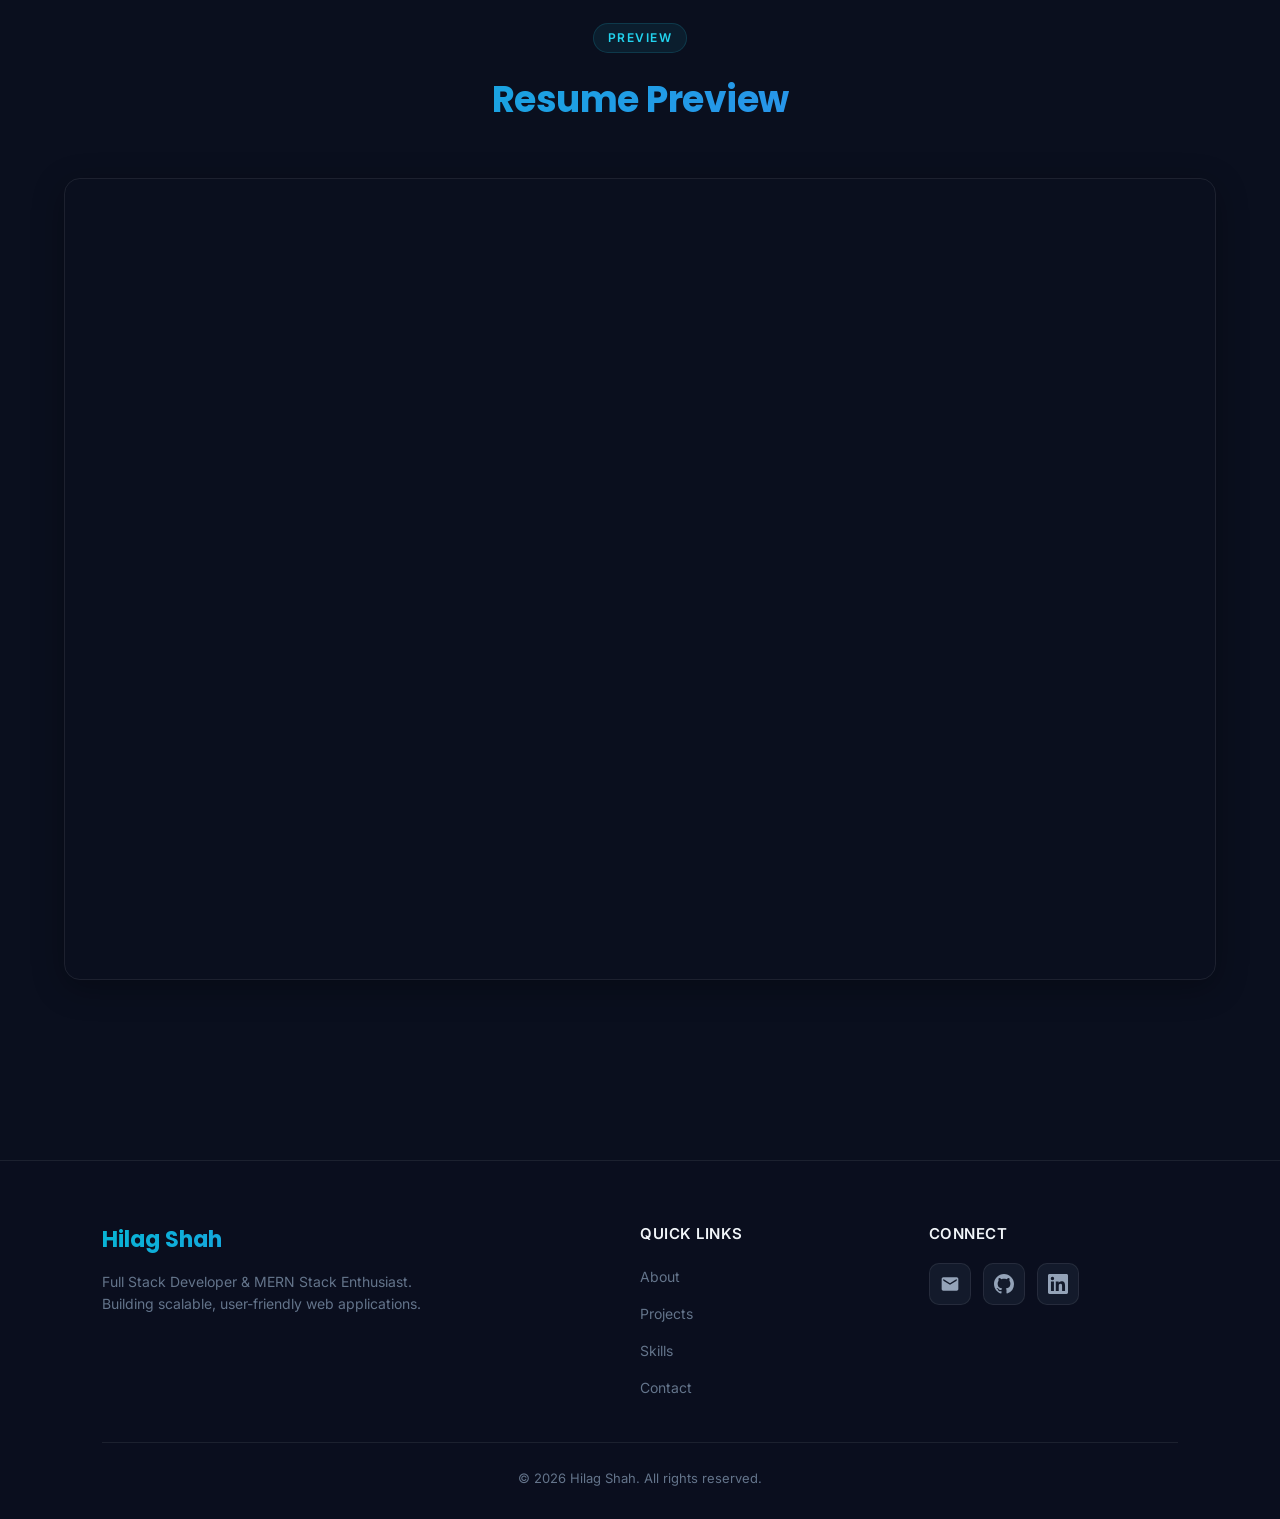
<file: resume.html>
<!DOCTYPE html>
<html lang="en">
<head>
    <meta charset="UTF-8">
    <meta name="viewport" content="width=device-width, initial-scale=1.0">
    <meta name="description" content="Resume of Hilag Shah — Download or preview my resume with education, skills, internship experience, and project details.">
    <title>Resume | Hilag Shah</title>
    <link rel="stylesheet" href="css/style.css">
</head>
<body>

    <!-- Ambient Background -->
    <div class="bg-orbs">
        <div class="bg-orb-extra"></div>
    </div>

    <!-- Header -->
    <header>
        <div class="logo">
            <h2>Hilag Shah</h2>
        </div>

        <div class="menu-toggle" id="mobile-menu">
            <span class="bar"></span>
            <span class="bar"></span>
            <span class="bar"></span>
        </div>

        <nav>
            <ul class="nav-list">
                <li><a href="index.html">Home</a></li>
                <li><a href="about.html">About</a></li>
                <li><a href="skills.html">Skills</a></li>
                <li><a href="projects.html">Projects</a></li>
                <li><a href="resume.html">Resume</a></li>
                <li><a href="contact.html">Contact</a></li>
            </ul>
        </nav>
    </header>

    <!-- Main -->
    <main>

        <!-- Page Hero -->
        <div class="page-hero">
            <h1>My Resume</h1>
            <p>Download my latest resume or preview it below to learn more about my qualifications.</p>
            <div class="hero-line"></div>
        </div>


        <!-- Resume Highlights -->
        <div class="section reveal">
            <div class="section-header centered">
                <span class="section-label">Highlights</span>
                <h2>At a Glance</h2>
            </div>
            <div class="resume-highlights">
                <div class="glass-card highlight-card reveal reveal-delay-1">
                    <div class="highlight-icon">🎓</div>
                    <p>B.Tech CSE Student at Pandit Deendayal Energy University</p>
                </div>
                <div class="glass-card highlight-card reveal reveal-delay-1">
                    <div class="highlight-icon">📊</div>
                    <p>CGPA: 8.98 / 10</p>
                </div>
                <div class="glass-card highlight-card reveal reveal-delay-2">
                    <div class="highlight-icon">💼</div>
                    <p>Full Stack Intern at 200OK Solutions</p>
                </div>
                <div class="glass-card highlight-card reveal reveal-delay-2">
                    <div class="highlight-icon">⚡</div>
                    <p>MERN Stack Developer</p>
                </div>
                <div class="glass-card highlight-card reveal reveal-delay-3">
                    <div class="highlight-icon">🧩</div>
                    <p>React, Node.js, Express, MongoDB</p>
                </div>
                <div class="glass-card highlight-card reveal reveal-delay-3">
                    <div class="highlight-icon">🚀</div>
                    <p>3 Live Projects Deployed</p>
                </div>
                <div class="glass-card highlight-card reveal reveal-delay-4">
                    <div class="highlight-icon">🐳</div>
                    <p>Docker, REST APIs & Git</p>
                </div>
                <div class="glass-card highlight-card reveal reveal-delay-4">
                    <div class="highlight-icon">🏆</div>
                    <p>Wanderlust, Unilearn, Attendance Tracker</p>
                </div>
            </div>
        </div>


        <!-- Download Resume -->
        <div class="section reveal">
            <div class="glass-card resume-download-area">
                <div class="section-header centered">
                    <h2>Download Resume</h2>
                    <p>Get a copy of my full resume in PDF format.</p>
                </div>
                <a href="resume/Hilag_Ruchirbhai_Shah_Resume.pdf" download class="btn btn-primary">
                    📄 Download Resume <span class="btn-icon">↓</span>
                </a>
            </div>
        </div>


        <!-- Resume Preview -->
        <div class="section reveal">
            <div class="section-header centered">
                <span class="section-label">Preview</span>
                <h2>Resume Preview</h2>
            </div>
            <div class="resume-preview">
                <iframe
                    src="resume/Hilag_Ruchirbhai_Shah_Resume.pdf"
                    title="Hilag Shah Resume">
                </iframe>
            </div>
        </div>

    </main>


    <!-- Footer -->
    <footer class="site-footer">
        <div class="footer-content">
            <div class="footer-brand">
                <h3>Hilag Shah</h3>
                <p>Full Stack Developer & MERN Stack Enthusiast. Building scalable, user-friendly web applications.</p>
            </div>
            <div class="footer-links">
                <h4>Quick Links</h4>
                <ul>
                    <li><a href="about.html">About</a></li>
                    <li><a href="projects.html">Projects</a></li>
                    <li><a href="skills.html">Skills</a></li>
                    <li><a href="contact.html">Contact</a></li>
                </ul>
            </div>
            <div class="footer-social">
                <h4>Connect</h4>
                <div class="social-icons">
                    <a href="mailto:hilagshahop@gmail.com" class="social-icon" aria-label="Email">
                        <svg viewBox="0 0 24 24"><path d="M20 4H4c-1.1 0-2 .9-2 2v12c0 1.1.9 2 2 2h16c1.1 0 2-.9 2-2V6c0-1.1-.9-2-2-2zm0 4l-8 5-8-5V6l8 5 8-5v2z"/></svg>
                    </a>
                    <a href="https://github.com/hilagShah" target="_blank" class="social-icon" aria-label="GitHub">
                        <svg viewBox="0 0 24 24"><path d="M12 0C5.37 0 0 5.37 0 12c0 5.31 3.435 9.795 8.205 11.385.6.105.825-.255.825-.57 0-.285-.015-1.23-.015-2.235-3.015.555-3.795-.735-4.035-1.41-.135-.345-.72-1.41-1.23-1.695-.42-.225-1.02-.78-.015-.795.945-.015 1.62.87 1.845 1.23 1.08 1.815 2.805 1.305 3.495.99.105-.78.42-1.305.765-1.605-2.67-.3-5.46-1.335-5.46-5.925 0-1.305.465-2.385 1.23-3.225-.12-.3-.54-1.53.12-3.18 0 0 1.005-.315 3.3 1.23.96-.27 1.98-.405 3-.405s2.04.135 3 .405c2.295-1.56 3.3-1.23 3.3-1.23.66 1.65.24 2.88.12 3.18.765.84 1.23 1.905 1.23 3.225 0 4.605-2.805 5.625-5.475 5.925.435.375.81 1.095.81 2.22 0 1.605-.015 2.895-.015 3.3 0 .315.225.69.825.57A12.02 12.02 0 0024 12c0-6.63-5.37-12-12-12z"/></svg>
                    </a>
                    <a href="https://www.linkedin.com/in/hilag-shah-b54496313/" target="_blank" class="social-icon" aria-label="LinkedIn">
                        <svg viewBox="0 0 24 24"><path d="M20.447 20.452h-3.554v-5.569c0-1.328-.027-3.037-1.852-3.037-1.853 0-2.136 1.445-2.136 2.939v5.667H9.351V9h3.414v1.561h.046c.477-.9 1.637-1.85 3.37-1.85 3.601 0 4.267 2.37 4.267 5.455v6.286zM5.337 7.433a2.062 2.062 0 01-2.063-2.065 2.064 2.064 0 112.063 2.065zm1.782 13.019H3.555V9h3.564v11.452zM22.225 0H1.771C.792 0 0 .774 0 1.729v20.542C0 23.227.792 24 1.771 24h20.451C23.2 24 24 23.227 24 22.271V1.729C24 .774 23.2 0 22.222 0h.003z"/></svg>
                    </a>
                </div>
            </div>
        </div>
        <div class="footer-bottom">
            <p>© 2026 Hilag Shah. All rights reserved.</p>
        </div>
    </footer>

    <script src="js/script.js"></script>

</body>
</html>
</file>
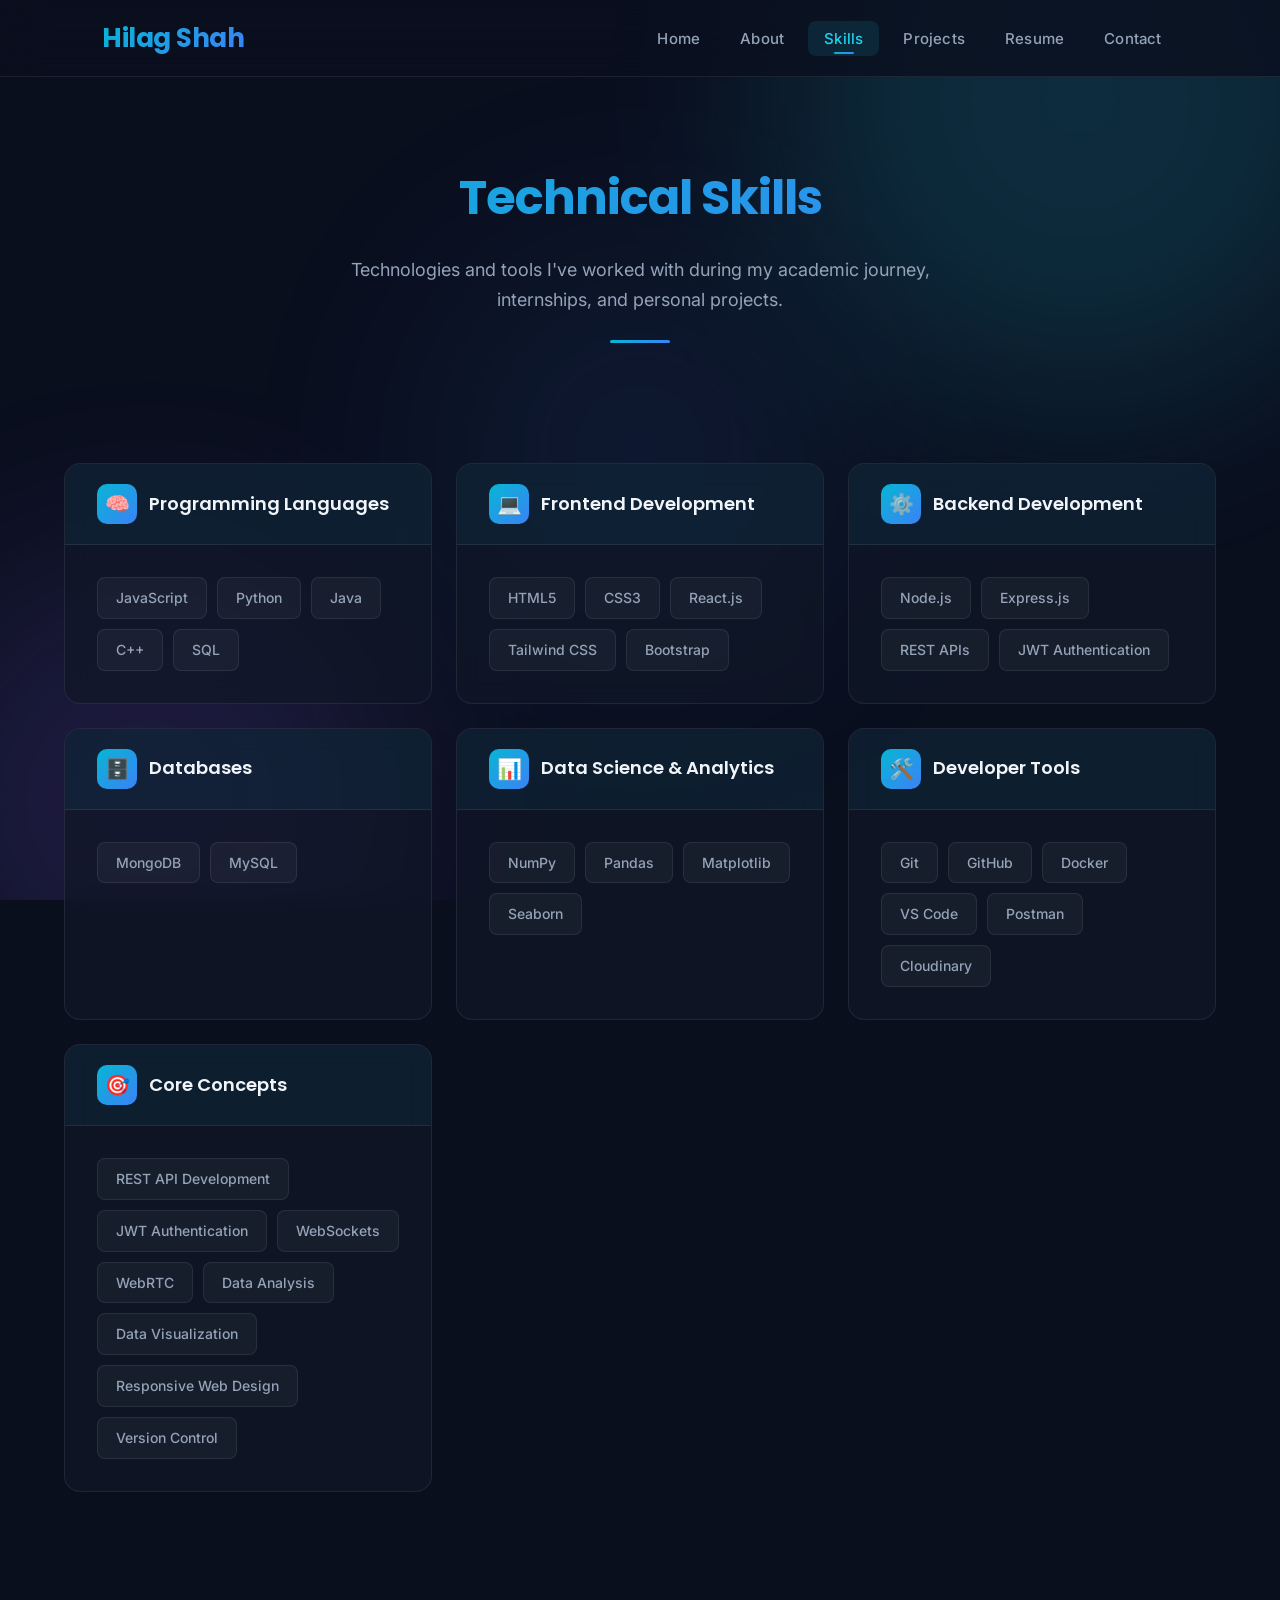
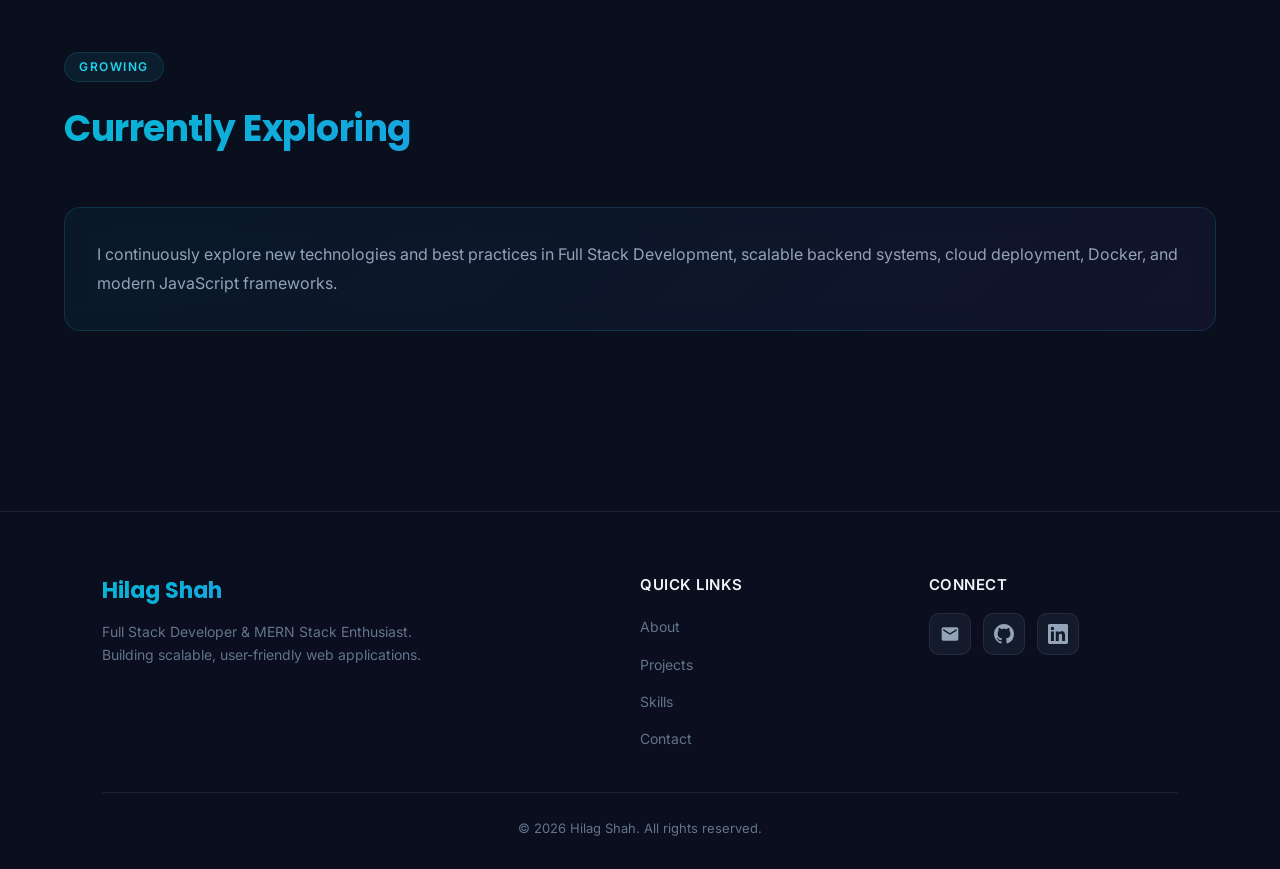
<file: skills.html>
<!DOCTYPE html>
<html lang="en">
<head>
    <meta charset="UTF-8">
    <meta name="viewport" content="width=device-width, initial-scale=1.0">
    <meta name="description" content="Technical skills of Hilag Shah — Programming languages, frontend & backend frameworks, databases, data science tools, and developer tools.">
    <title>Skills | Hilag Shah</title>
    <link rel="stylesheet" href="css/style.css">
</head>
<body>

    <!-- Ambient Background -->
    <div class="bg-orbs">
        <div class="bg-orb-extra"></div>
    </div>

    <!-- Header -->
    <header>
        <div class="logo">
            <h2>Hilag Shah</h2>
        </div>

        <div class="menu-toggle" id="mobile-menu">
            <span class="bar"></span>
            <span class="bar"></span>
            <span class="bar"></span>
        </div>

        <nav>
            <ul class="nav-list">
                <li><a href="index.html">Home</a></li>
                <li><a href="about.html">About</a></li>
                <li><a href="skills.html">Skills</a></li>
                <li><a href="projects.html">Projects</a></li>
                <li><a href="resume.html">Resume</a></li>
                <li><a href="contact.html">Contact</a></li>
            </ul>
        </nav>
    </header>

    <!-- Main -->
    <main>

        <!-- Page Hero -->
        <div class="page-hero">
            <h1>Technical Skills</h1>
            <p>Technologies and tools I've worked with during my academic journey, internships, and personal projects.</p>
            <div class="hero-line"></div>
        </div>


        <!-- Skills Grid -->
        <div class="section">
            <div class="skills-grid">

                <!-- Programming Languages -->
                <div class="glass-card skill-category reveal">
                    <div class="skill-category-header">
                        <div class="skill-category-icon">🧠</div>
                        <h3>Programming Languages</h3>
                    </div>
                    <ul class="skill-tags">
                        <li class="skill-tag">JavaScript</li>
                        <li class="skill-tag">Python</li>
                        <li class="skill-tag">Java</li>
                        <li class="skill-tag">C++</li>
                        <li class="skill-tag">SQL</li>
                    </ul>
                </div>

                <!-- Frontend Development -->
                <div class="glass-card skill-category reveal">
                    <div class="skill-category-header">
                        <div class="skill-category-icon">💻</div>
                        <h3>Frontend Development</h3>
                    </div>
                    <ul class="skill-tags">
                        <li class="skill-tag">HTML5</li>
                        <li class="skill-tag">CSS3</li>
                        <li class="skill-tag">React.js</li>
                        <li class="skill-tag">Tailwind CSS</li>
                        <li class="skill-tag">Bootstrap</li>
                    </ul>
                </div>

                <!-- Backend Development -->
                <div class="glass-card skill-category reveal">
                    <div class="skill-category-header">
                        <div class="skill-category-icon">⚙️</div>
                        <h3>Backend Development</h3>
                    </div>
                    <ul class="skill-tags">
                        <li class="skill-tag">Node.js</li>
                        <li class="skill-tag">Express.js</li>
                        <li class="skill-tag">REST APIs</li>
                        <li class="skill-tag">JWT Authentication</li>
                    </ul>
                </div>

                <!-- Databases -->
                <div class="glass-card skill-category reveal">
                    <div class="skill-category-header">
                        <div class="skill-category-icon">🗄️</div>
                        <h3>Databases</h3>
                    </div>
                    <ul class="skill-tags">
                        <li class="skill-tag">MongoDB</li>
                        <li class="skill-tag">MySQL</li>
                    </ul>
                </div>

                <!-- Data Science -->
                <div class="glass-card skill-category reveal">
                    <div class="skill-category-header">
                        <div class="skill-category-icon">📊</div>
                        <h3>Data Science & Analytics</h3>
                    </div>
                    <ul class="skill-tags">
                        <li class="skill-tag">NumPy</li>
                        <li class="skill-tag">Pandas</li>
                        <li class="skill-tag">Matplotlib</li>
                        <li class="skill-tag">Seaborn</li>
                    </ul>
                </div>

                <!-- Developer Tools -->
                <div class="glass-card skill-category reveal">
                    <div class="skill-category-header">
                        <div class="skill-category-icon">🛠️</div>
                        <h3>Developer Tools</h3>
                    </div>
                    <ul class="skill-tags">
                        <li class="skill-tag">Git</li>
                        <li class="skill-tag">GitHub</li>
                        <li class="skill-tag">Docker</li>
                        <li class="skill-tag">VS Code</li>
                        <li class="skill-tag">Postman</li>
                        <li class="skill-tag">Cloudinary</li>
                    </ul>
                </div>

                <!-- Core Concepts -->
                <div class="glass-card skill-category reveal">
                    <div class="skill-category-header">
                        <div class="skill-category-icon">🎯</div>
                        <h3>Core Concepts</h3>
                    </div>
                    <ul class="skill-tags">
                        <li class="skill-tag">REST API Development</li>
                        <li class="skill-tag">JWT Authentication</li>
                        <li class="skill-tag">WebSockets</li>
                        <li class="skill-tag">WebRTC</li>
                        <li class="skill-tag">Data Analysis</li>
                        <li class="skill-tag">Data Visualization</li>
                        <li class="skill-tag">Responsive Web Design</li>
                        <li class="skill-tag">Version Control</li>
                    </ul>
                </div>

            </div>
        </div>


        <!-- Currently Exploring -->
        <div class="section reveal">
            <div class="section-header">
                <span class="section-label">Growing</span>
                <h2>Currently Exploring</h2>
            </div>
            <div class="glass-card explore-card">
                <p>
                    I continuously explore new technologies and best practices in
                    Full Stack Development, scalable backend systems, cloud
                    deployment, Docker, and modern JavaScript frameworks.
                </p>
            </div>
        </div>

    </main>


    <!-- Footer -->
    <footer class="site-footer">
        <div class="footer-content">
            <div class="footer-brand">
                <h3>Hilag Shah</h3>
                <p>Full Stack Developer & MERN Stack Enthusiast. Building scalable, user-friendly web applications.</p>
            </div>
            <div class="footer-links">
                <h4>Quick Links</h4>
                <ul>
                    <li><a href="about.html">About</a></li>
                    <li><a href="projects.html">Projects</a></li>
                    <li><a href="skills.html">Skills</a></li>
                    <li><a href="contact.html">Contact</a></li>
                </ul>
            </div>
            <div class="footer-social">
                <h4>Connect</h4>
                <div class="social-icons">
                    <a href="mailto:hilagshahop@gmail.com" class="social-icon" aria-label="Email">
                        <svg viewBox="0 0 24 24"><path d="M20 4H4c-1.1 0-2 .9-2 2v12c0 1.1.9 2 2 2h16c1.1 0 2-.9 2-2V6c0-1.1-.9-2-2-2zm0 4l-8 5-8-5V6l8 5 8-5v2z"/></svg>
                    </a>
                    <a href="https://github.com/hilagShah" target="_blank" class="social-icon" aria-label="GitHub">
                        <svg viewBox="0 0 24 24"><path d="M12 0C5.37 0 0 5.37 0 12c0 5.31 3.435 9.795 8.205 11.385.6.105.825-.255.825-.57 0-.285-.015-1.23-.015-2.235-3.015.555-3.795-.735-4.035-1.41-.135-.345-.72-1.41-1.23-1.695-.42-.225-1.02-.78-.015-.795.945-.015 1.62.87 1.845 1.23 1.08 1.815 2.805 1.305 3.495.99.105-.78.42-1.305.765-1.605-2.67-.3-5.46-1.335-5.46-5.925 0-1.305.465-2.385 1.23-3.225-.12-.3-.54-1.53.12-3.18 0 0 1.005-.315 3.3 1.23.96-.27 1.98-.405 3-.405s2.04.135 3 .405c2.295-1.56 3.3-1.23 3.3-1.23.66 1.65.24 2.88.12 3.18.765.84 1.23 1.905 1.23 3.225 0 4.605-2.805 5.625-5.475 5.925.435.375.81 1.095.81 2.22 0 1.605-.015 2.895-.015 3.3 0 .315.225.69.825.57A12.02 12.02 0 0024 12c0-6.63-5.37-12-12-12z"/></svg>
                    </a>
                    <a href="https://www.linkedin.com/in/hilag-shah-b54496313/" target="_blank" class="social-icon" aria-label="LinkedIn">
                        <svg viewBox="0 0 24 24"><path d="M20.447 20.452h-3.554v-5.569c0-1.328-.027-3.037-1.852-3.037-1.853 0-2.136 1.445-2.136 2.939v5.667H9.351V9h3.414v1.561h.046c.477-.9 1.637-1.85 3.37-1.85 3.601 0 4.267 2.37 4.267 5.455v6.286zM5.337 7.433a2.062 2.062 0 01-2.063-2.065 2.064 2.064 0 112.063 2.065zm1.782 13.019H3.555V9h3.564v11.452zM22.225 0H1.771C.792 0 0 .774 0 1.729v20.542C0 23.227.792 24 1.771 24h20.451C23.2 24 24 23.227 24 22.271V1.729C24 .774 23.2 0 22.222 0h.003z"/></svg>
                    </a>
                </div>
            </div>
        </div>
        <div class="footer-bottom">
            <p>© 2026 Hilag Shah. All rights reserved.</p>
        </div>
    </footer>

    <script src="js/script.js"></script>

</body>
</html>
</file>
<file: css/style.css>
/* ============================================================
   HILAG SHAH — PROFESSIONAL PORTFOLIO
   Design System & Component Styles
   ============================================================ */

/* IMPORTS */
@import url('https://fonts.googleapis.com/css2?family=Inter:wght@300;400;500;600;700;800&family=Poppins:wght@300;400;500;600;700&display=swap');

/* DESIGN TOKENS */
:root {
    /* Colors */
    --bg-dark: #0a0f1e;
    --bg-surface: #111827;
    --text-primary: #f1f5f9;
    --text-secondary: #94a3b8;
    --text-muted: #64748b;

    /* Accents */
    --accent-cyan: #22d3ee;
    --accent-blue: #3b82f6;
    --accent-violet: #8b5cf6;
    --accent-gradient: linear-gradient(135deg, #06b6d4, #3b82f6);
    --accent-gradient-warm: linear-gradient(135deg, #3b82f6, #8b5cf6);
    --accent-glow: rgba(56, 189, 248, 0.4);
    --accent-glow-strong: rgba(56, 189, 248, 0.6);

    /* Glassmorphism */
    --glass-bg: rgba(17, 24, 39, 0.7);
    --glass-bg-light: rgba(30, 41, 59, 0.5);
    --glass-border: rgba(255, 255, 255, 0.08);
    --glass-border-hover: rgba(56, 189, 248, 0.3);
    --glass-shadow: 0 8px 32px rgba(0, 0, 0, 0.4);

    /* Spacing */
    --section-gap: 100px;
    --card-padding: 32px;
    --card-radius: 16px;
    --btn-radius: 10px;

    /* Transitions */
    --transition-fast: 0.2s ease;
    --transition-base: 0.3s ease;
    --transition-smooth: 0.4s cubic-bezier(0.4, 0, 0.2, 1);
    --transition-spring: 0.5s cubic-bezier(0.34, 1.56, 0.64, 1);
}

/* KEYFRAMES */
@keyframes fadeInUp {
    from {
        opacity: 0;
        transform: translateY(30px);
    }
    to {
        opacity: 1;
        transform: translateY(0);
    }
}

@keyframes fadeInLeft {
    from {
        opacity: 0;
        transform: translateX(-30px);
    }
    to {
        opacity: 1;
        transform: translateX(0);
    }
}

@keyframes float {
    0%, 100% { transform: translateY(0px); }
    50% { transform: translateY(-18px); }
}

@keyframes pulse-glow {
    0%, 100% { box-shadow: 0 0 30px var(--accent-glow); }
    50% { box-shadow: 0 0 60px var(--accent-glow-strong), 0 0 100px rgba(56, 189, 248, 0.15); }
}

@keyframes orb-drift-1 {
    0%, 100% { transform: translate(0, 0) scale(1); }
    25% { transform: translate(80px, -60px) scale(1.1); }
    50% { transform: translate(-40px, -120px) scale(0.95); }
    75% { transform: translate(-80px, -30px) scale(1.05); }
}

@keyframes orb-drift-2 {
    0%, 100% { transform: translate(0, 0) scale(1); }
    25% { transform: translate(-60px, 80px) scale(0.9); }
    50% { transform: translate(50px, 40px) scale(1.1); }
    75% { transform: translate(70px, -50px) scale(1); }
}

@keyframes typing-cursor {
    0%, 100% { opacity: 1; }
    50% { opacity: 0; }
}

@keyframes counter-glow {
    0% { text-shadow: none; }
    100% { text-shadow: 0 0 20px var(--accent-glow); }
}

@keyframes gradient-shift {
    0% { background-position: 0% 50%; }
    50% { background-position: 100% 50%; }
    100% { background-position: 0% 50%; }
}

/* BASE RESETS */
*,
*::before,
*::after {
    margin: 0;
    padding: 0;
    box-sizing: border-box;
}

html {
    scroll-behavior: smooth;
}

body {
    font-family: 'Inter', 'Poppins', sans-serif;
    background: var(--bg-dark);
    color: var(--text-primary);
    line-height: 1.7;
    overflow-x: hidden;
    min-height: 100vh;
    position: relative;
}

/* Ambient Background Orbs */
.bg-orbs {
    position: fixed;
    inset: 0;
    z-index: -1;
    overflow: hidden;
    pointer-events: none;
}

.bg-orbs::before,
.bg-orbs::after {
    content: '';
    position: absolute;
    border-radius: 50%;
    filter: blur(100px);
    opacity: 0.15;
}

.bg-orbs::before {
    width: 600px;
    height: 600px;
    background: var(--accent-cyan);
    top: -200px;
    right: -100px;
    animation: orb-drift-1 25s ease-in-out infinite;
}

.bg-orbs::after {
    width: 500px;
    height: 500px;
    background: var(--accent-violet);
    bottom: -150px;
    left: -100px;
    animation: orb-drift-2 30s ease-in-out infinite;
}

.bg-orb-extra {
    position: absolute;
    width: 400px;
    height: 400px;
    border-radius: 50%;
    filter: blur(120px);
    opacity: 0.1;
    background: var(--accent-blue);
    top: 50%;
    left: 50%;
    transform: translate(-50%, -50%);
    animation: orb-drift-1 35s ease-in-out infinite reverse;
}

a {
    text-decoration: none;
    color: inherit;
}

img {
    max-width: 100%;
    display: block;
}

/* UTILITY CLASSES */
.text-gradient {
    background: var(--accent-gradient);
    -webkit-background-clip: text;
    background-clip: text;
    -webkit-text-fill-color: transparent;
    color: transparent;
}

/* Scroll Reveal */
.reveal {
    opacity: 0;
    transform: translateY(30px);
    transition: opacity 0.7s cubic-bezier(0.4, 0, 0.2, 1),
                transform 0.7s cubic-bezier(0.4, 0, 0.2, 1);
}

.reveal.revealed {
    opacity: 1;
    transform: translateY(0);
}

.reveal-delay-1 { transition-delay: 0.1s; }
.reveal-delay-2 { transition-delay: 0.2s; }
.reveal-delay-3 { transition-delay: 0.3s; }
.reveal-delay-4 { transition-delay: 0.4s; }

/* ============================================================
   LAYOUT — HEADER / NAV / FOOTER
   ============================================================ */

/* Header */
header {
    width: 100%;
    background: rgba(10, 15, 30, 0.8);
    backdrop-filter: blur(20px);
    -webkit-backdrop-filter: blur(20px);
    border-bottom: 1px solid var(--glass-border);
    padding: 16px 8%;
    display: flex;
    justify-content: space-between;
    align-items: center;
    position: sticky;
    top: 0;
    z-index: 1000;
    transition: var(--transition-base);
}

.logo h2 {
    font-family: 'Poppins', sans-serif;
    font-size: 26px;
    font-weight: 700;
    background: var(--accent-gradient);
    -webkit-background-clip: text;
    background-clip: text;
    -webkit-text-fill-color: transparent;
    color: transparent;
    letter-spacing: -0.5px;
}

/* Navigation */
nav ul {
    list-style: none;
    display: flex;
    gap: 8px;
}

nav ul li a {
    font-size: 15px;
    font-weight: 500;
    padding: 8px 16px;
    border-radius: 8px;
    transition: var(--transition-base);
    position: relative;
    color: var(--text-secondary);
    letter-spacing: 0.2px;
}

nav ul li a:hover {
    color: var(--text-primary);
    background: rgba(255, 255, 255, 0.05);
}

nav ul li a.nav-active {
    color: var(--accent-cyan);
    background: rgba(34, 211, 238, 0.1);
}

nav ul li a.nav-active::after {
    content: '';
    position: absolute;
    bottom: 2px;
    left: 50%;
    transform: translateX(-50%);
    width: 20px;
    height: 2px;
    background: var(--accent-gradient);
    border-radius: 2px;
}

/* Mobile Menu Toggle */
.menu-toggle {
    display: none;
    flex-direction: column;
    cursor: pointer;
    gap: 5px;
    padding: 5px;
}

.menu-toggle .bar {
    width: 24px;
    height: 2.5px;
    background: var(--text-primary);
    transition: all 0.3s ease-in-out;
    border-radius: 3px;
}

.menu-toggle.active .bar:nth-child(1) {
    transform: translateY(7.5px) rotate(45deg);
}

.menu-toggle.active .bar:nth-child(2) {
    opacity: 0;
}

.menu-toggle.active .bar:nth-child(3) {
    transform: translateY(-7.5px) rotate(-45deg);
}

/* Footer */
.site-footer {
    margin-top: var(--section-gap);
    background: rgba(10, 15, 30, 0.9);
    border-top: 1px solid var(--glass-border);
    padding: 60px 8% 30px;
}

.footer-content {
    max-width: 1200px;
    margin: 0 auto;
    display: grid;
    grid-template-columns: 2fr 1fr 1fr;
    gap: 40px;
    margin-bottom: 40px;
}

.footer-brand h3 {
    font-family: 'Poppins', sans-serif;
    font-size: 22px;
    background: var(--accent-gradient);
    -webkit-background-clip: text;
    background-clip: text;
    -webkit-text-fill-color: transparent;
    margin-bottom: 12px;
}

.footer-brand p {
    color: var(--text-muted);
    font-size: 14px;
    line-height: 1.6;
    max-width: 320px;
}

.footer-links h4,
.footer-social h4 {
    color: var(--text-primary);
    font-size: 15px;
    font-weight: 600;
    margin-bottom: 16px;
    letter-spacing: 0.5px;
    text-transform: uppercase;
}

.footer-links ul {
    list-style: none;
    display: flex;
    flex-direction: column;
    gap: 10px;
}

.footer-links ul li a {
    color: var(--text-muted);
    font-size: 14px;
    transition: var(--transition-base);
}

.footer-links ul li a:hover {
    color: var(--accent-cyan);
    transform: translateX(4px);
    display: inline-block;
}

.social-icons {
    display: flex;
    gap: 12px;
}

.social-icon {
    width: 42px;
    height: 42px;
    border-radius: 10px;
    background: var(--glass-bg-light);
    border: 1px solid var(--glass-border);
    display: flex;
    align-items: center;
    justify-content: center;
    transition: var(--transition-smooth);
    color: var(--text-secondary);
}

.social-icon svg {
    width: 20px;
    height: 20px;
    fill: currentColor;
}

.social-icon:hover {
    background: var(--accent-gradient);
    border-color: transparent;
    color: #fff;
    transform: translateY(-3px);
    box-shadow: 0 8px 20px var(--accent-glow);
}

.footer-bottom {
    border-top: 1px solid var(--glass-border);
    padding-top: 24px;
    text-align: center;
}

.footer-bottom p {
    color: var(--text-muted);
    font-size: 13px;
}

.footer-bottom a {
    color: var(--accent-cyan);
    transition: var(--transition-base);
}

.footer-bottom a:hover {
    color: var(--text-primary);
}

/* ============================================================
   MAIN CONTENT CONTAINER
   ============================================================ */

main {
    width: 90%;
    max-width: 1200px;
    margin: 0 auto;
}

/* ============================================================
   PAGE HERO — Inner page banners
   ============================================================ */

.page-hero {
    padding: 80px 0 40px;
    text-align: center;
    position: relative;
}

.page-hero h1 {
    font-family: 'Poppins', sans-serif;
    font-size: 48px;
    font-weight: 700;
    background: var(--accent-gradient);
    -webkit-background-clip: text;
    background-clip: text;
    -webkit-text-fill-color: transparent;
    color: transparent;
    margin-bottom: 16px;
    letter-spacing: -1px;
    animation: fadeInUp 0.8s ease-out forwards;
}

.page-hero p {
    font-size: 18px;
    color: var(--text-secondary);
    max-width: 600px;
    margin: 0 auto;
    animation: fadeInUp 0.8s ease-out 0.15s forwards;
    opacity: 0;
}

.page-hero .hero-line {
    width: 60px;
    height: 3px;
    background: var(--accent-gradient);
    border-radius: 3px;
    margin: 24px auto 0;
    animation: fadeInUp 0.8s ease-out 0.3s forwards;
    opacity: 0;
}

/* ============================================================
   HOME — HERO SECTION
   ============================================================ */

.hero {
    min-height: 90vh;
    display: flex;
    justify-content: space-between;
    align-items: center;
    gap: 60px;
    padding: 40px 0;
}

.hero-content {
    flex: 1;
    animation: fadeInLeft 1s ease-out forwards;
}

.hero-label {
    display: inline-block;
    padding: 6px 16px;
    border-radius: 20px;
    background: rgba(34, 211, 238, 0.1);
    border: 1px solid rgba(34, 211, 238, 0.2);
    color: var(--accent-cyan);
    font-size: 13px;
    font-weight: 500;
    letter-spacing: 1px;
    text-transform: uppercase;
    margin-bottom: 20px;
}

.hero-content h1 {
    font-family: 'Poppins', sans-serif;
    font-size: 56px;
    font-weight: 800;
    line-height: 1.1;
    margin-bottom: 8px;
    color: var(--text-primary);
    letter-spacing: -2px;
}

.hero-content h1 .text-gradient {
    display: block;
}

.hero-content .hero-subtitle {
    font-size: 22px;
    font-weight: 400;
    color: var(--text-secondary);
    margin-bottom: 24px;
    min-height: 34px;
}

.hero-content .hero-subtitle .typing-cursor {
    display: inline-block;
    width: 2px;
    height: 24px;
    background: var(--accent-cyan);
    margin-left: 4px;
    vertical-align: middle;
    animation: typing-cursor 0.8s ease-in-out infinite;
}

.hero-content > p {
    font-size: 17px;
    color: var(--text-muted);
    margin-bottom: 36px;
    max-width: 520px;
    line-height: 1.8;
}

.hero-buttons {
    display: flex;
    gap: 16px;
    flex-wrap: wrap;
}

.hero-image {
    flex: 1;
    display: flex;
    justify-content: center;
    animation: fadeInUp 1s ease-out 0.3s forwards;
    opacity: 0;
}

.hero-image-wrapper {
    position: relative;
}

.hero-image-wrapper::before {
    content: '';
    position: absolute;
    inset: -8px;
    border-radius: 50%;
    background: var(--accent-gradient);
    z-index: -1;
    opacity: 0.6;
    filter: blur(20px);
    animation: pulse-glow 4s ease-in-out infinite;
}

.hero-image img {
    width: 360px;
    height: 360px;
    border-radius: 50%;
    object-fit: cover;
    border: 3px solid rgba(34, 211, 238, 0.3);
    animation: float 6s ease-in-out infinite;
}

/* ============================================================
   BUTTONS
   ============================================================ */

.btn {
    display: inline-flex;
    align-items: center;
    gap: 8px;
    padding: 14px 30px;
    border-radius: var(--btn-radius);
    font-size: 15px;
    font-weight: 600;
    transition: var(--transition-smooth);
    cursor: pointer;
    border: none;
    letter-spacing: 0.3px;
    text-decoration: none;
}

.btn-primary {
    background: var(--accent-gradient);
    color: #fff;
    box-shadow: 0 4px 20px var(--accent-glow);
}

.btn-primary:hover {
    transform: translateY(-3px);
    box-shadow: 0 8px 30px var(--accent-glow-strong);
}

.btn-outline {
    background: transparent;
    border: 2px solid rgba(34, 211, 238, 0.3);
    color: var(--accent-cyan);
    box-shadow: none;
}

.btn-outline:hover {
    background: rgba(34, 211, 238, 0.08);
    border-color: var(--accent-cyan);
    transform: translateY(-3px);
    box-shadow: 0 4px 20px rgba(34, 211, 238, 0.2);
}

.btn-sm {
    padding: 10px 20px;
    font-size: 14px;
}

.btn-icon {
    font-size: 18px;
}

/* ============================================================
   SECTION STYLES
   ============================================================ */

.section {
    padding: 80px 0;
}

.section-header {
    margin-bottom: 48px;
}

.section-header.centered {
    text-align: center;
}

.section-label {
    display: inline-block;
    padding: 4px 14px;
    border-radius: 20px;
    background: rgba(34, 211, 238, 0.08);
    border: 1px solid rgba(34, 211, 238, 0.15);
    color: var(--accent-cyan);
    font-size: 12px;
    font-weight: 600;
    letter-spacing: 1.5px;
    text-transform: uppercase;
    margin-bottom: 16px;
}

.section-header h2 {
    font-family: 'Poppins', sans-serif;
    font-size: 36px;
    font-weight: 700;
    background: var(--accent-gradient);
    -webkit-background-clip: text;
    background-clip: text;
    -webkit-text-fill-color: transparent;
    color: transparent;
    letter-spacing: -0.5px;
    margin-bottom: 12px;
}

.section-header p {
    font-size: 16px;
    color: var(--text-muted);
    max-width: 560px;
    line-height: 1.7;
}

.section-header.centered p {
    margin: 0 auto;
}

/* Section Links */
.section-link {
    display: inline-flex;
    align-items: center;
    gap: 6px;
    margin-top: 24px;
    color: var(--accent-cyan);
    font-weight: 600;
    font-size: 15px;
    transition: var(--transition-base);
}

.section-link:hover {
    gap: 10px;
    color: var(--text-primary);
}

/* ============================================================
   CARDS — Glass Card Base
   ============================================================ */

.glass-card {
    background: var(--glass-bg);
    border: 1px solid var(--glass-border);
    backdrop-filter: blur(12px);
    -webkit-backdrop-filter: blur(12px);
    border-radius: var(--card-radius);
    padding: var(--card-padding);
    transition: var(--transition-smooth);
}

.glass-card:hover {
    border-color: var(--glass-border-hover);
    transform: translateY(-4px);
    box-shadow: 0 12px 40px rgba(0, 0, 0, 0.3);
}

/* ============================================================
   STATS ROW
   ============================================================ */

.stats-row {
    display: grid;
    grid-template-columns: repeat(4, 1fr);
    gap: 24px;
    padding: 60px 0;
}

.stat-card {
    text-align: center;
    padding: 28px 20px;
}

.stat-number {
    font-family: 'Poppins', sans-serif;
    font-size: 42px;
    font-weight: 700;
    background: var(--accent-gradient);
    -webkit-background-clip: text;
    background-clip: text;
    -webkit-text-fill-color: transparent;
    line-height: 1.1;
    margin-bottom: 8px;
}

.stat-label {
    font-size: 14px;
    color: var(--text-muted);
    font-weight: 500;
    text-transform: uppercase;
    letter-spacing: 1px;
}

/* ============================================================
   SKILLS GRID
   ============================================================ */

.skills-grid {
    display: grid;
    grid-template-columns: repeat(auto-fill, minmax(340px, 1fr));
    gap: 24px;
}

.skill-category {
    padding: 0;
    overflow: hidden;
}

.skill-category-header {
    padding: 20px var(--card-padding);
    background: rgba(34, 211, 238, 0.05);
    border-bottom: 1px solid var(--glass-border);
    display: flex;
    align-items: center;
    gap: 12px;
}

.skill-category-icon {
    width: 40px;
    height: 40px;
    border-radius: 10px;
    background: var(--accent-gradient);
    display: flex;
    align-items: center;
    justify-content: center;
    font-size: 20px;
    flex-shrink: 0;
}

.skill-category-header h3 {
    font-family: 'Poppins', sans-serif;
    font-size: 18px;
    font-weight: 600;
    color: var(--text-primary);
}

.skill-tags {
    padding: var(--card-padding);
    display: flex;
    flex-wrap: wrap;
    gap: 10px;
    list-style: none;
}

.skill-tag {
    padding: 8px 18px;
    background: rgba(255, 255, 255, 0.04);
    border: 1px solid var(--glass-border);
    border-radius: 8px;
    font-size: 14px;
    font-weight: 500;
    color: var(--text-secondary);
    transition: var(--transition-smooth);
    cursor: default;
}

.skill-tag:hover {
    background: rgba(34, 211, 238, 0.1);
    border-color: rgba(34, 211, 238, 0.3);
    color: var(--accent-cyan);
    transform: translateY(-2px);
}

/* ============================================================
   PROJECT CARDS
   ============================================================ */

.projects-grid {
    display: grid;
    grid-template-columns: repeat(auto-fill, minmax(360px, 1fr));
    gap: 28px;
}

.project-card {
    overflow: hidden;
    padding: 0;
    display: flex;
    flex-direction: column;
}

.project-card-header {
    padding: 28px var(--card-padding) 20px;
    background: linear-gradient(135deg, rgba(6, 182, 212, 0.08), rgba(59, 130, 246, 0.08));
    border-bottom: 1px solid var(--glass-border);
    position: relative;
}

.project-card-header::before {
    content: '';
    position: absolute;
    top: 0;
    left: 0;
    right: 0;
    height: 3px;
    background: var(--accent-gradient);
}

.project-number {
    font-size: 12px;
    font-weight: 600;
    color: var(--accent-cyan);
    letter-spacing: 2px;
    text-transform: uppercase;
    margin-bottom: 8px;
}

.project-card-header h3 {
    font-family: 'Poppins', sans-serif;
    font-size: 22px;
    font-weight: 700;
    color: var(--text-primary);
    margin-bottom: 4px;
}

.project-card-body {
    padding: var(--card-padding);
    flex: 1;
    display: flex;
    flex-direction: column;
}

.project-card-body > p {
    font-size: 15px;
    color: var(--text-secondary);
    line-height: 1.7;
    margin-bottom: 20px;
}

.tech-stack {
    display: flex;
    flex-wrap: wrap;
    gap: 8px;
    margin-bottom: 20px;
    list-style: none;
}

.tech-tag {
    padding: 4px 12px;
    background: rgba(139, 92, 246, 0.1);
    border: 1px solid rgba(139, 92, 246, 0.2);
    border-radius: 6px;
    font-size: 12px;
    font-weight: 500;
    color: #a78bfa;
    letter-spacing: 0.3px;
}

.project-features {
    list-style: none;
    display: flex;
    flex-direction: column;
    gap: 8px;
    margin-bottom: 24px;
}

.project-features li {
    font-size: 14px;
    color: var(--text-muted);
    padding-left: 20px;
    position: relative;
}

.project-features li::before {
    content: '▸';
    position: absolute;
    left: 0;
    color: var(--accent-cyan);
    font-weight: 700;
}

.project-card-footer {
    margin-top: auto;
}

/* ============================================================
   TIMELINE (About page)
   ============================================================ */

.timeline {
    position: relative;
    padding-left: 32px;
}

.timeline::before {
    content: '';
    position: absolute;
    left: 7px;
    top: 8px;
    bottom: 8px;
    width: 2px;
    background: linear-gradient(to bottom, var(--accent-cyan), var(--accent-violet));
    border-radius: 2px;
}

.timeline-item {
    position: relative;
    margin-bottom: 32px;
    padding: var(--card-padding);
}

.timeline-item::before {
    content: '';
    position: absolute;
    left: calc(-32px + 2px);
    top: 36px;
    width: 12px;
    height: 12px;
    border-radius: 50%;
    background: var(--accent-gradient);
    box-shadow: 0 0 12px var(--accent-glow);
}

.timeline-item h3 {
    font-family: 'Poppins', sans-serif;
    font-size: 20px;
    font-weight: 600;
    color: var(--text-primary);
    margin-bottom: 4px;
}

.timeline-item h4 {
    font-size: 16px;
    font-weight: 500;
    color: var(--accent-cyan);
    margin-bottom: 8px;
}

.timeline-meta {
    font-size: 13px;
    color: var(--text-muted);
    margin-bottom: 12px;
    display: flex;
    gap: 16px;
    flex-wrap: wrap;
}

.timeline-meta span {
    display: inline-flex;
    align-items: center;
    gap: 4px;
}

.timeline-item p {
    font-size: 15px;
    color: var(--text-secondary);
    line-height: 1.7;
}

.timeline-item ul {
    list-style: none;
    margin-top: 12px;
    display: flex;
    flex-direction: column;
    gap: 8px;
}

.timeline-item ul li {
    font-size: 14px;
    color: var(--text-secondary);
    padding-left: 20px;
    position: relative;
    background: transparent;
    border: none;
    padding-top: 0;
    padding-bottom: 0;
    border-radius: 0;
    box-shadow: none;
}

.timeline-item ul li::before {
    content: '▸';
    position: absolute;
    left: 0;
    color: var(--accent-cyan);
    font-weight: 700;
}

.timeline-item ul li:hover {
    background: transparent;
    transform: none;
    box-shadow: none;
    border-color: transparent;
    color: var(--text-primary);
}

/* ============================================================
   INTEREST TAGS
   ============================================================ */

.interest-tags {
    display: flex;
    flex-wrap: wrap;
    gap: 12px;
    list-style: none;
}

.interest-tag {
    padding: 10px 22px;
    background: var(--glass-bg);
    border: 1px solid var(--glass-border);
    border-radius: 25px;
    font-size: 14px;
    font-weight: 500;
    color: var(--text-secondary);
    transition: var(--transition-smooth);
    cursor: default;
}

.interest-tag:hover {
    background: rgba(34, 211, 238, 0.08);
    border-color: rgba(34, 211, 238, 0.25);
    color: var(--accent-cyan);
    transform: translateY(-2px);
}

/* ============================================================
   QUOTE / OBJECTIVE CARD
   ============================================================ */

.quote-card {
    position: relative;
    padding-left: 48px;
}

.quote-card::before {
    content: '';
    position: absolute;
    left: 0;
    top: 0;
    bottom: 0;
    width: 4px;
    background: var(--accent-gradient);
    border-radius: 4px;
}

.quote-card p {
    font-size: 17px;
    color: var(--text-secondary);
    line-height: 1.8;
    font-style: italic;
}

/* ============================================================
   CONTACT INFO CARDS
   ============================================================ */

.contact-grid {
    display: grid;
    grid-template-columns: repeat(auto-fill, minmax(240px, 1fr));
    gap: 20px;
}

.contact-card {
    padding: 24px;
    text-align: center;
    display: flex;
    flex-direction: column;
    align-items: center;
    gap: 12px;
}

.contact-card-icon {
    width: 50px;
    height: 50px;
    border-radius: 12px;
    background: rgba(34, 211, 238, 0.1);
    display: flex;
    align-items: center;
    justify-content: center;
    font-size: 24px;
}

.contact-card h4 {
    font-size: 14px;
    font-weight: 600;
    color: var(--text-muted);
    text-transform: uppercase;
    letter-spacing: 0.5px;
}

.contact-card p,
.contact-card a {
    font-size: 15px;
    color: var(--text-secondary);
    transition: var(--transition-base);
}

.contact-card a:hover {
    color: var(--accent-cyan);
}

/* Social Links Row */
.social-links-row {
    display: flex;
    gap: 16px;
    justify-content: center;
    flex-wrap: wrap;
}

.social-link-btn {
    display: inline-flex;
    align-items: center;
    gap: 10px;
    padding: 12px 24px;
    border-radius: 10px;
    background: var(--glass-bg);
    border: 1px solid var(--glass-border);
    color: var(--text-secondary);
    font-size: 15px;
    font-weight: 500;
    transition: var(--transition-smooth);
}

.social-link-btn svg {
    width: 20px;
    height: 20px;
    fill: currentColor;
}

.social-link-btn:hover {
    background: rgba(34, 211, 238, 0.08);
    border-color: rgba(34, 211, 238, 0.3);
    color: var(--accent-cyan);
    transform: translateY(-3px);
    box-shadow: 0 8px 25px rgba(0, 0, 0, 0.2);
}

/* ============================================================
   CONTACT FORM
   ============================================================ */

.contact-form {
    background: var(--glass-bg);
    border: 1px solid var(--glass-border);
    backdrop-filter: blur(12px);
    -webkit-backdrop-filter: blur(12px);
    padding: 40px;
    border-radius: var(--card-radius);
    box-shadow: 0 10px 40px rgba(0, 0, 0, 0.2);
}

.form-row {
    display: flex;
    gap: 20px;
}

.form-row .form-group {
    flex: 1;
}

.form-group {
    margin-bottom: 24px;
    text-align: left;
}

.form-group label {
    display: block;
    font-size: 14px;
    color: var(--text-secondary);
    margin-bottom: 8px;
    font-weight: 500;
    letter-spacing: 0.3px;
}

.form-group input,
.form-group textarea {
    width: 100%;
    padding: 14px 16px;
    border-radius: 10px;
    background: rgba(255, 255, 255, 0.04);
    border: 1px solid var(--glass-border);
    color: var(--text-primary);
    font-size: 15px;
    font-family: 'Inter', sans-serif;
    outline: none;
    transition: var(--transition-base);
}

.form-group input::placeholder,
.form-group textarea::placeholder {
    color: var(--text-muted);
}

.form-group input:focus,
.form-group textarea:focus {
    border-color: var(--accent-cyan);
    background: rgba(255, 255, 255, 0.06);
    box-shadow: 0 0 0 3px rgba(34, 211, 238, 0.1);
}

.form-actions {
    display: flex;
    gap: 16px;
    margin-top: 8px;
}

/* ============================================================
   RESUME PAGE
   ============================================================ */

.resume-highlights {
    display: grid;
    grid-template-columns: repeat(auto-fill, minmax(220px, 1fr));
    gap: 16px;
    margin-bottom: 48px;
}

.highlight-card {
    padding: 20px;
    text-align: center;
}

.highlight-card .highlight-icon {
    font-size: 28px;
    margin-bottom: 10px;
}

.highlight-card p {
    font-size: 14px;
    color: var(--text-secondary);
    line-height: 1.5;
}

.resume-download-area {
    text-align: center;
    padding: 40px;
    margin-bottom: 48px;
}

.resume-download-area p {
    font-size: 16px;
    color: var(--text-secondary);
    margin-bottom: 24px;
}

.resume-preview {
    border-radius: var(--card-radius);
    overflow: hidden;
    border: 1px solid var(--glass-border);
    box-shadow: 0 8px 32px rgba(0, 0, 0, 0.3);
}

.resume-preview iframe {
    width: 100%;
    height: 800px;
    border: none;
    display: block;
}

/* ============================================================
   CTA BANNER
   ============================================================ */

.cta-banner {
    text-align: center;
    padding: 60px 40px;
    background: linear-gradient(135deg, rgba(6, 182, 212, 0.08), rgba(59, 130, 246, 0.08));
    border: 1px solid rgba(34, 211, 238, 0.15);
    border-radius: var(--card-radius);
    position: relative;
    overflow: hidden;
}

.cta-banner::before {
    content: '';
    position: absolute;
    top: 0;
    left: 0;
    right: 0;
    height: 2px;
    background: var(--accent-gradient);
}

.cta-banner h2 {
    font-family: 'Poppins', sans-serif;
    font-size: 32px;
    font-weight: 700;
    color: var(--text-primary);
    margin-bottom: 12px;
}

.cta-banner p {
    font-size: 16px;
    color: var(--text-muted);
    margin-bottom: 28px;
    max-width: 480px;
    margin-left: auto;
    margin-right: auto;
}

/* ============================================================
   MAP FRAME
   ============================================================ */

.map-frame {
    border-radius: var(--card-radius);
    overflow: hidden;
    border: 1px solid var(--glass-border);
    box-shadow: 0 8px 32px rgba(0, 0, 0, 0.3);
}

.map-frame iframe {
    width: 100%;
    height: 350px;
    border: none;
    display: block;
    filter: brightness(0.8) contrast(1.1) saturate(0.6);
}

/* ============================================================
   ABOUT INTRO
   ============================================================ */

.about-intro {
    display: flex;
    gap: 40px;
    align-items: flex-start;
}

.about-intro-text {
    flex: 1;
}

.about-intro-text p {
    font-size: 17px;
    color: var(--text-secondary);
    line-height: 1.8;
    margin-bottom: 16px;
}

.about-intro-text p strong {
    color: var(--accent-cyan);
    font-weight: 600;
}

/* ============================================================
   EXPLORE CARD
   ============================================================ */

.explore-card {
    padding: 32px;
    background: linear-gradient(135deg, rgba(6, 182, 212, 0.06), rgba(139, 92, 246, 0.06));
    border-color: rgba(34, 211, 238, 0.15);
}

.explore-card p {
    font-size: 16px;
    color: var(--text-secondary);
    line-height: 1.8;
}

/* ============================================================
   RESPONSIVE DESIGN
   ============================================================ */

/* Tablet & Small Desktop */
@media (max-width: 900px) {
    header {
        padding: 14px 5%;
    }

    .menu-toggle {
        display: flex;
    }

    nav {
        position: absolute;
        top: 100%;
        left: 0;
        width: 100%;
        background: rgba(10, 15, 30, 0.97);
        backdrop-filter: blur(20px);
        -webkit-backdrop-filter: blur(20px);
        border-bottom: 1px solid var(--glass-border);
        clip-path: polygon(0 0, 100% 0, 100% 0, 0 0);
        transition: all 0.4s ease-in-out;
        padding: 0;
        z-index: 1000;
        box-shadow: 0 10px 40px rgba(0, 0, 0, 0.5);
    }

    nav.active {
        clip-path: polygon(0 0, 100% 0, 100% 100%, 0 100%);
        padding: 20px 0;
    }

    nav ul.nav-list {
        flex-direction: column;
        align-items: center;
        gap: 8px;
    }

    nav ul.nav-list li a {
        font-size: 16px;
        padding: 10px 24px;
    }

    /* Hero */
    .hero {
        flex-direction: column-reverse;
        text-align: center;
        padding-top: 40px;
        gap: 40px;
        min-height: auto;
    }

    .hero-content h1 {
        font-size: 40px;
    }

    .hero-content > p {
        margin: 0 auto 36px;
    }

    .hero-buttons {
        justify-content: center;
    }

    .hero-image img {
        width: 280px;
        height: 280px;
    }

    /* Stats */
    .stats-row {
        grid-template-columns: repeat(2, 1fr);
    }

    /* Skills */
    .skills-grid {
        grid-template-columns: 1fr;
    }

    /* Projects */
    .projects-grid {
        grid-template-columns: 1fr;
    }

    /* Footer */
    .footer-content {
        grid-template-columns: 1fr;
        text-align: center;
    }

    .footer-brand p {
        max-width: 100%;
    }

    .social-icons {
        justify-content: center;
    }

    .footer-links ul {
        align-items: center;
    }

    /* About */
    .about-intro {
        flex-direction: column;
    }

    /* Contact */
    .contact-grid {
        grid-template-columns: 1fr 1fr;
    }

    .social-links-row {
        flex-direction: column;
        align-items: center;
    }

    /* Form */
    .form-row {
        flex-direction: column;
        gap: 0;
    }

    /* Page hero */
    .page-hero h1 {
        font-size: 36px;
    }

    .section-header h2 {
        font-size: 28px;
    }

    /* Resume */
    .resume-highlights {
        grid-template-columns: repeat(2, 1fr);
    }
}

/* Mobile Phone */
@media (max-width: 600px) {
    main {
        width: 92%;
    }

    .hero-content h1 {
        font-size: 32px;
        letter-spacing: -1px;
    }

    .hero-content .hero-subtitle {
        font-size: 18px;
    }

    .hero-image img {
        width: 220px;
        height: 220px;
    }

    .stats-row {
        grid-template-columns: 1fr 1fr;
        gap: 12px;
    }

    .stat-number {
        font-size: 32px;
    }

    .page-hero {
        padding: 60px 0 30px;
    }

    .page-hero h1 {
        font-size: 30px;
    }

    .section-header h2 {
        font-size: 24px;
    }

    .section {
        padding: 50px 0;
    }

    .glass-card {
        padding: 20px;
    }

    .contact-form {
        padding: 24px;
    }

    .contact-grid {
        grid-template-columns: 1fr;
    }

    .resume-highlights {
        grid-template-columns: 1fr;
    }

    .cta-banner {
        padding: 40px 24px;
    }

    .cta-banner h2 {
        font-size: 24px;
    }

    .hero-buttons {
        flex-direction: column;
        align-items: center;
    }

    .btn {
        width: 100%;
        justify-content: center;
    }

    .timeline {
        padding-left: 24px;
    }

    .resume-preview iframe {
        height: 500px;
    }

    .footer-content {
        gap: 30px;
    }

    .social-link-btn {
        width: 100%;
        justify-content: center;
    }

    .project-card-header h3 {
        font-size: 19px;
    }
}
</file>
